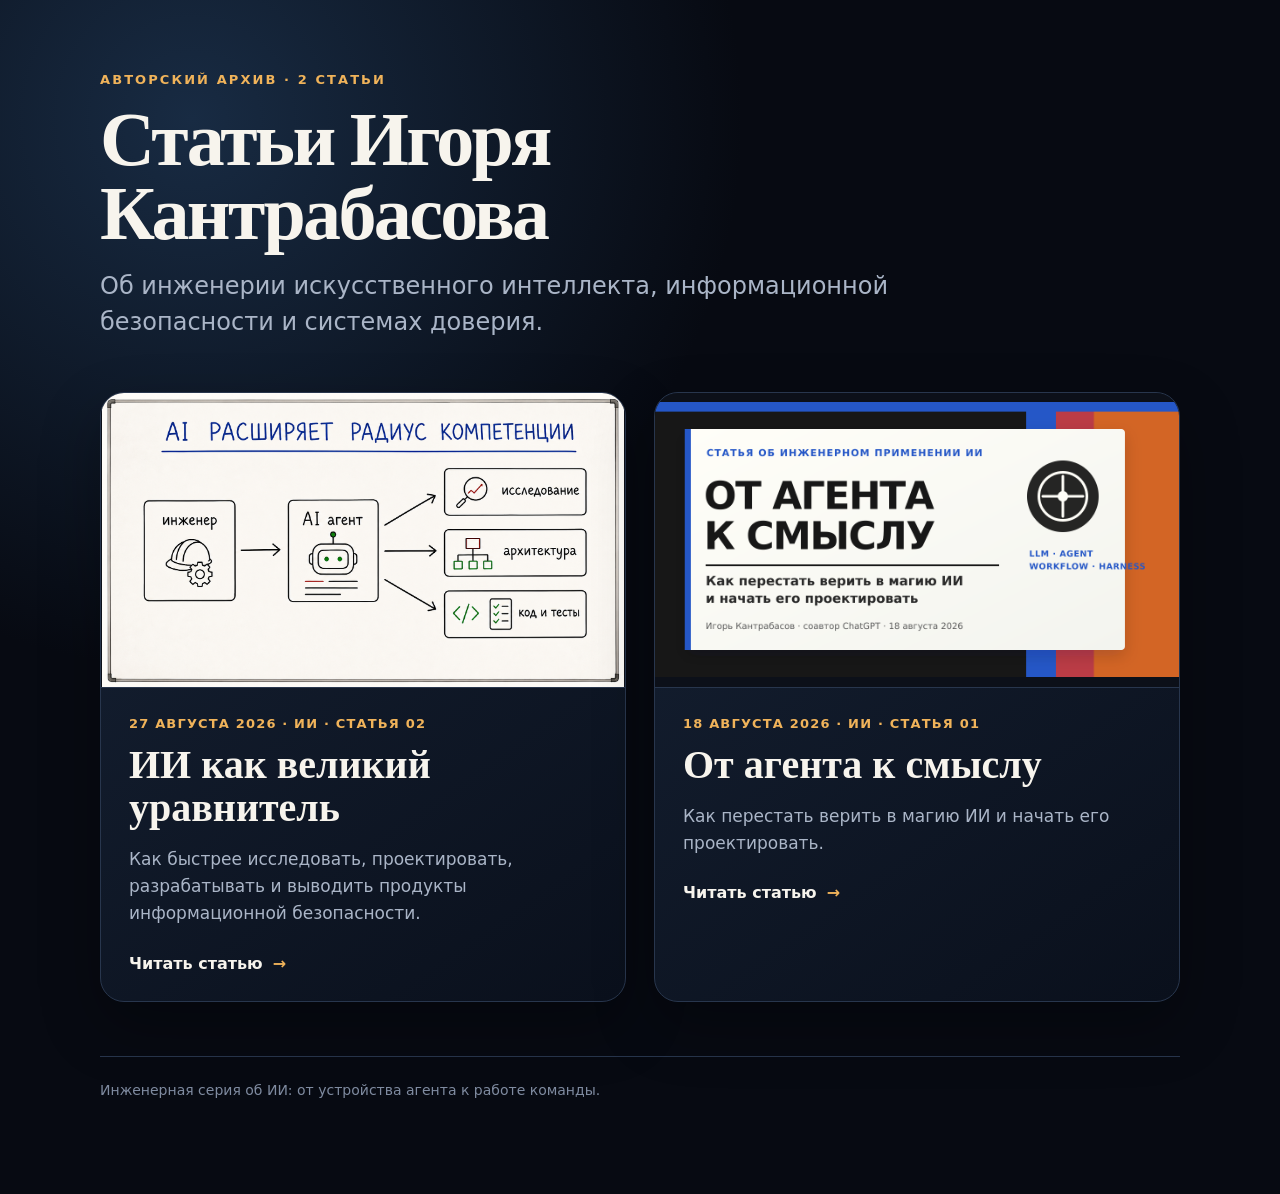
<file: index.html>
<!doctype html>
<html lang="ru">
<head>
  <meta charset="utf-8">
  <meta name="viewport" content="width=device-width, initial-scale=1">
  <title>Статьи Игоря Кантрабасова</title>
  <meta name="description" content="Статьи об инженерии ИИ, информационной безопасности и системах доверия.">
  <link rel="canonical" href="https://igorsvetoch.github.io/articles/">
  <meta property="og:type" content="website">
  <meta property="og:locale" content="ru_RU">
  <meta property="og:site_name" content="Статьи Игоря Кантрабасова">
  <meta property="og:title" content="Статьи Игоря Кантрабасова">
  <meta property="og:description" content="Об инженерии ИИ, информационной безопасности и системах доверия.">
  <meta property="og:url" content="https://igorsvetoch.github.io/articles/">
  <meta property="og:image" content="https://igorsvetoch.github.io/articles/site-preview.png">
  <meta property="og:image:secure_url" content="https://igorsvetoch.github.io/articles/site-preview.png">
  <meta property="og:image:type" content="image/png">
  <meta property="og:image:width" content="1200">
  <meta property="og:image:height" content="630">
  <meta property="og:image:alt" content="Статьи Игоря Кантрабасова">
  <meta name="twitter:card" content="summary_large_image">
  <meta name="twitter:title" content="Статьи Игоря Кантрабасова">
  <meta name="twitter:description" content="Об инженерии ИИ, информационной безопасности и системах доверия.">
  <meta name="twitter:image" content="https://igorsvetoch.github.io/articles/site-preview.png">
  <style>
    :root { color-scheme: dark; --bg:#070a12; --text:#f7f4ed; --muted:#aab5c7; --accent:#f0b35a; --line:#28364d; }
    * { box-sizing: border-box; }
    body { margin:0; background:radial-gradient(circle at 15% 10%,#182b43 0,transparent 36%),var(--bg); color:var(--text); font-family:Inter,ui-sans-serif,system-ui,-apple-system,BlinkMacSystemFont,"Segoe UI",sans-serif; min-height:100vh; }
    main { width:min(1080px,calc(100% - 36px)); margin:0 auto; padding:72px 0 96px; }
    header { max-width:850px; margin-bottom:52px; }
    .eyebrow { color:var(--accent); font-size:13px; font-weight:800; letter-spacing:.16em; text-transform:uppercase; }
    h1 { margin:15px 0 17px; font-family:Georgia,"Times New Roman",serif; font-size:clamp(42px,7vw,76px); line-height:.98; letter-spacing:-.035em; }
    .lead { margin:0; color:var(--muted); font-size:clamp(18px,2.5vw,24px); line-height:1.5; }
    .grid { display:grid; grid-template-columns:repeat(2,minmax(0,1fr)); gap:28px; }
    article { overflow:hidden; border:1px solid var(--line); border-radius:24px; background:linear-gradient(145deg,rgba(22,34,53,.96),rgba(10,16,28,.98)); box-shadow:0 24px 60px rgba(0,0,0,.3); transition:transform .2s ease,border-color .2s ease; }
    article:hover { transform:translateY(-4px); border-color:#52657f; }
    article img { display:block; width:100%; height:auto; aspect-ratio:16/9; object-fit:contain; object-position:center; background:#0c1019; border-bottom:1px solid var(--line); }
    .body { padding:28px; }
    .meta { color:var(--accent); font-size:13px; font-weight:700; letter-spacing:.09em; text-transform:uppercase; }
    h2 { margin:12px 0 10px; font-family:Georgia,"Times New Roman",serif; font-size:clamp(28px,4vw,40px); line-height:1.08; }
    p { color:var(--muted); font-size:17px; line-height:1.6; }
    a { color:inherit; text-decoration:none; }
    .read { display:inline-flex; align-items:center; gap:10px; margin-top:9px; color:var(--text); font-weight:750; }
    .read span { color:var(--accent); }
    footer { margin-top:54px; padding-top:25px; border-top:1px solid var(--line); color:#7f8ba0; font-size:14px; }
    @media (max-width:680px) {
      main { width:min(100% - 28px,1080px); padding:48px 0 72px; }
      header { margin-bottom:36px; }
      .grid { grid-template-columns:1fr; gap:22px; }
      .body { padding:23px; }
    }
  </style>
</head>
<body>
  <main>
    <header>
      <div class="eyebrow">Авторский архив · 2 статьи</div>
      <h1>Статьи Игоря Кантрабасова</h1>
      <p class="lead">Об инженерии искусственного интеллекта, информационной безопасности и системах доверия.</p>
    </header>
    <section class="grid" aria-label="Список статей">
      <article>
        <a href="ii-kak-velikiy-uravnitel/" aria-label="Читать статью «ИИ как великий уравнитель»">
          <img src="ii-kak-velikiy-uravnitel/images/01-ai-equalizer.png" width="1672" height="941" alt="Обложка статьи «ИИ как великий уравнитель»">
          <div class="body">
            <div class="meta">27 августа 2026 · ИИ · Статья 02</div>
            <h2>ИИ как великий уравнитель</h2>
            <p>Как быстрее исследовать, проектировать, разрабатывать и выводить продукты информационной безопасности.</p>
            <div class="read">Читать статью <span aria-hidden="true">→</span></div>
          </div>
        </a>
      </article>
      <article>
        <a href="ot-agenta-k-smyslu/" aria-label="Читать статью «От агента к смыслу»">
          <img src="ot-agenta-k-smyslu/preview.png" width="1200" height="630" alt="Обложка статьи «От агента к смыслу»">
          <div class="body">
            <div class="meta">18 августа 2026 · ИИ · Статья 01</div>
            <h2>От агента к смыслу</h2>
            <p>Как перестать верить в магию ИИ и начать его проектировать.</p>
            <div class="read">Читать статью <span aria-hidden="true">→</span></div>
          </div>
        </a>
      </article>
    </section>
    <footer>Инженерная серия об ИИ: от устройства агента к работе команды.</footer>
  </main>
</body>
</html>
</file>
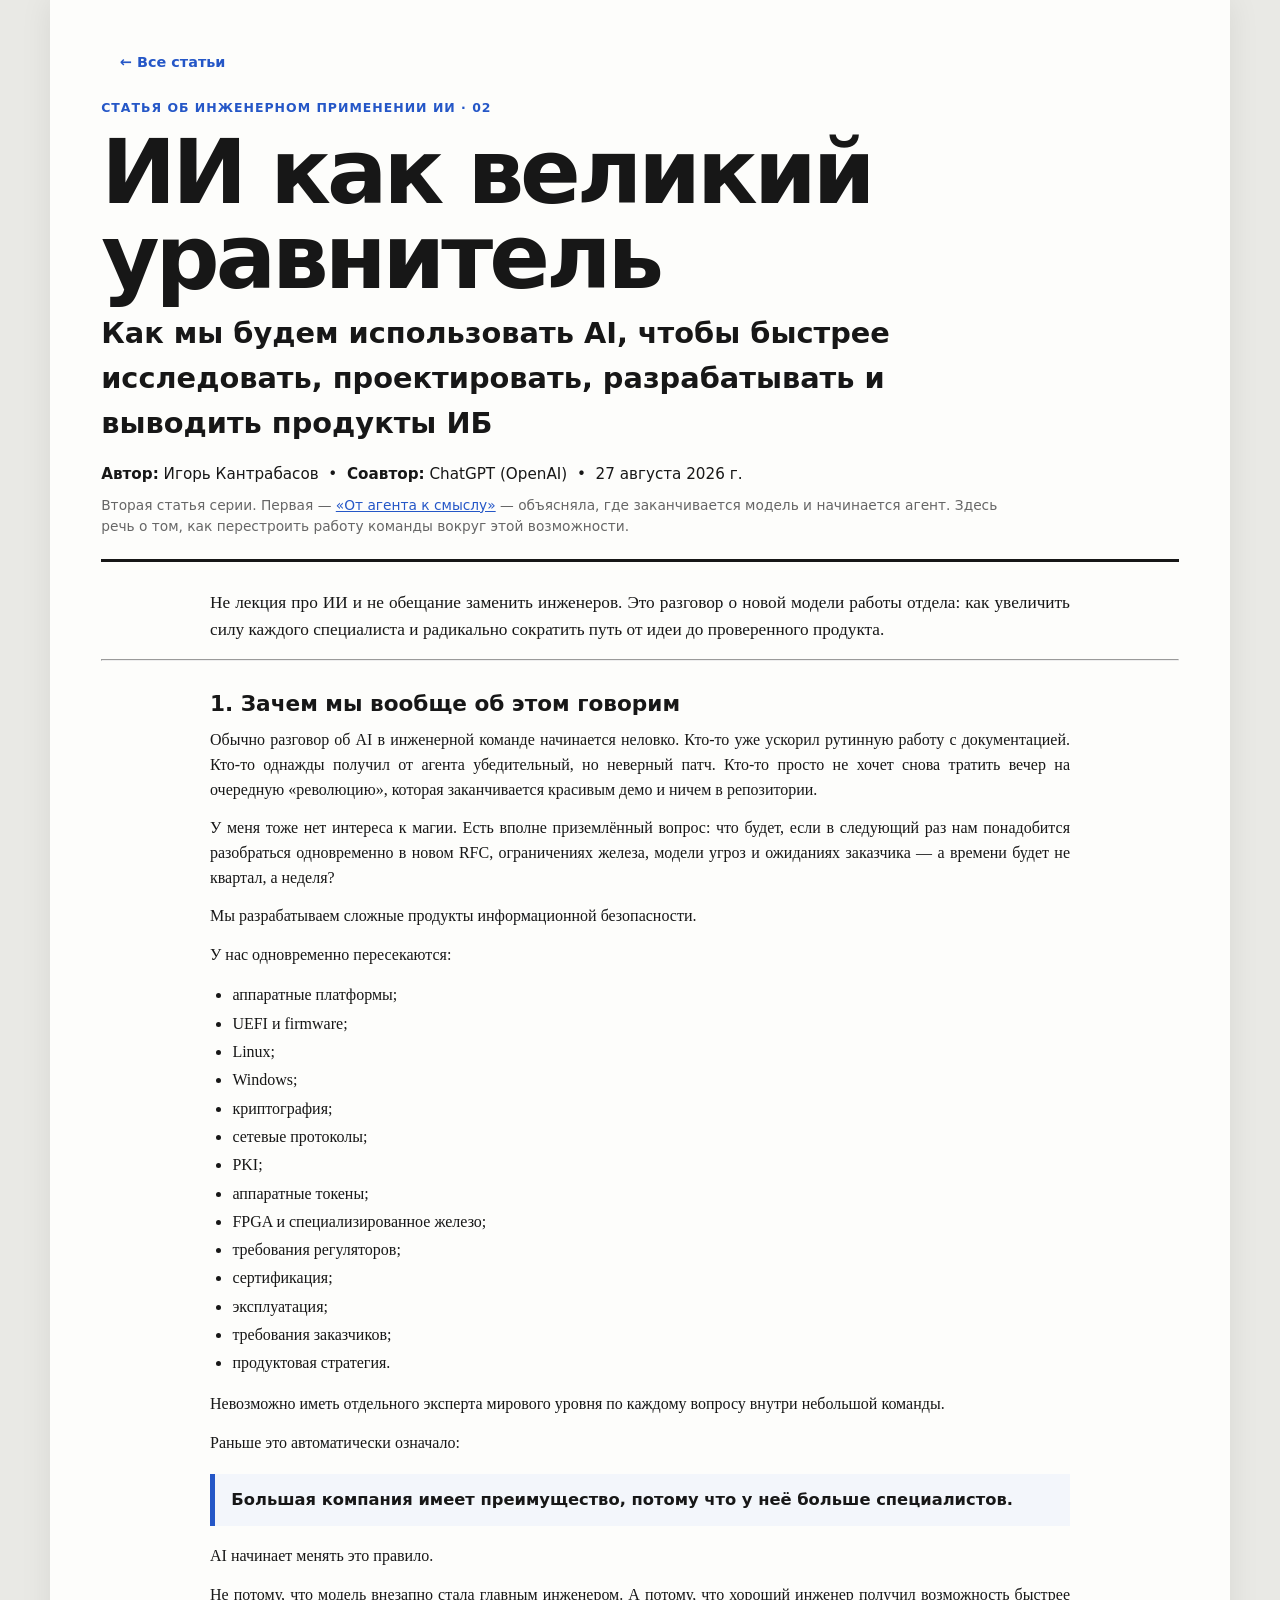
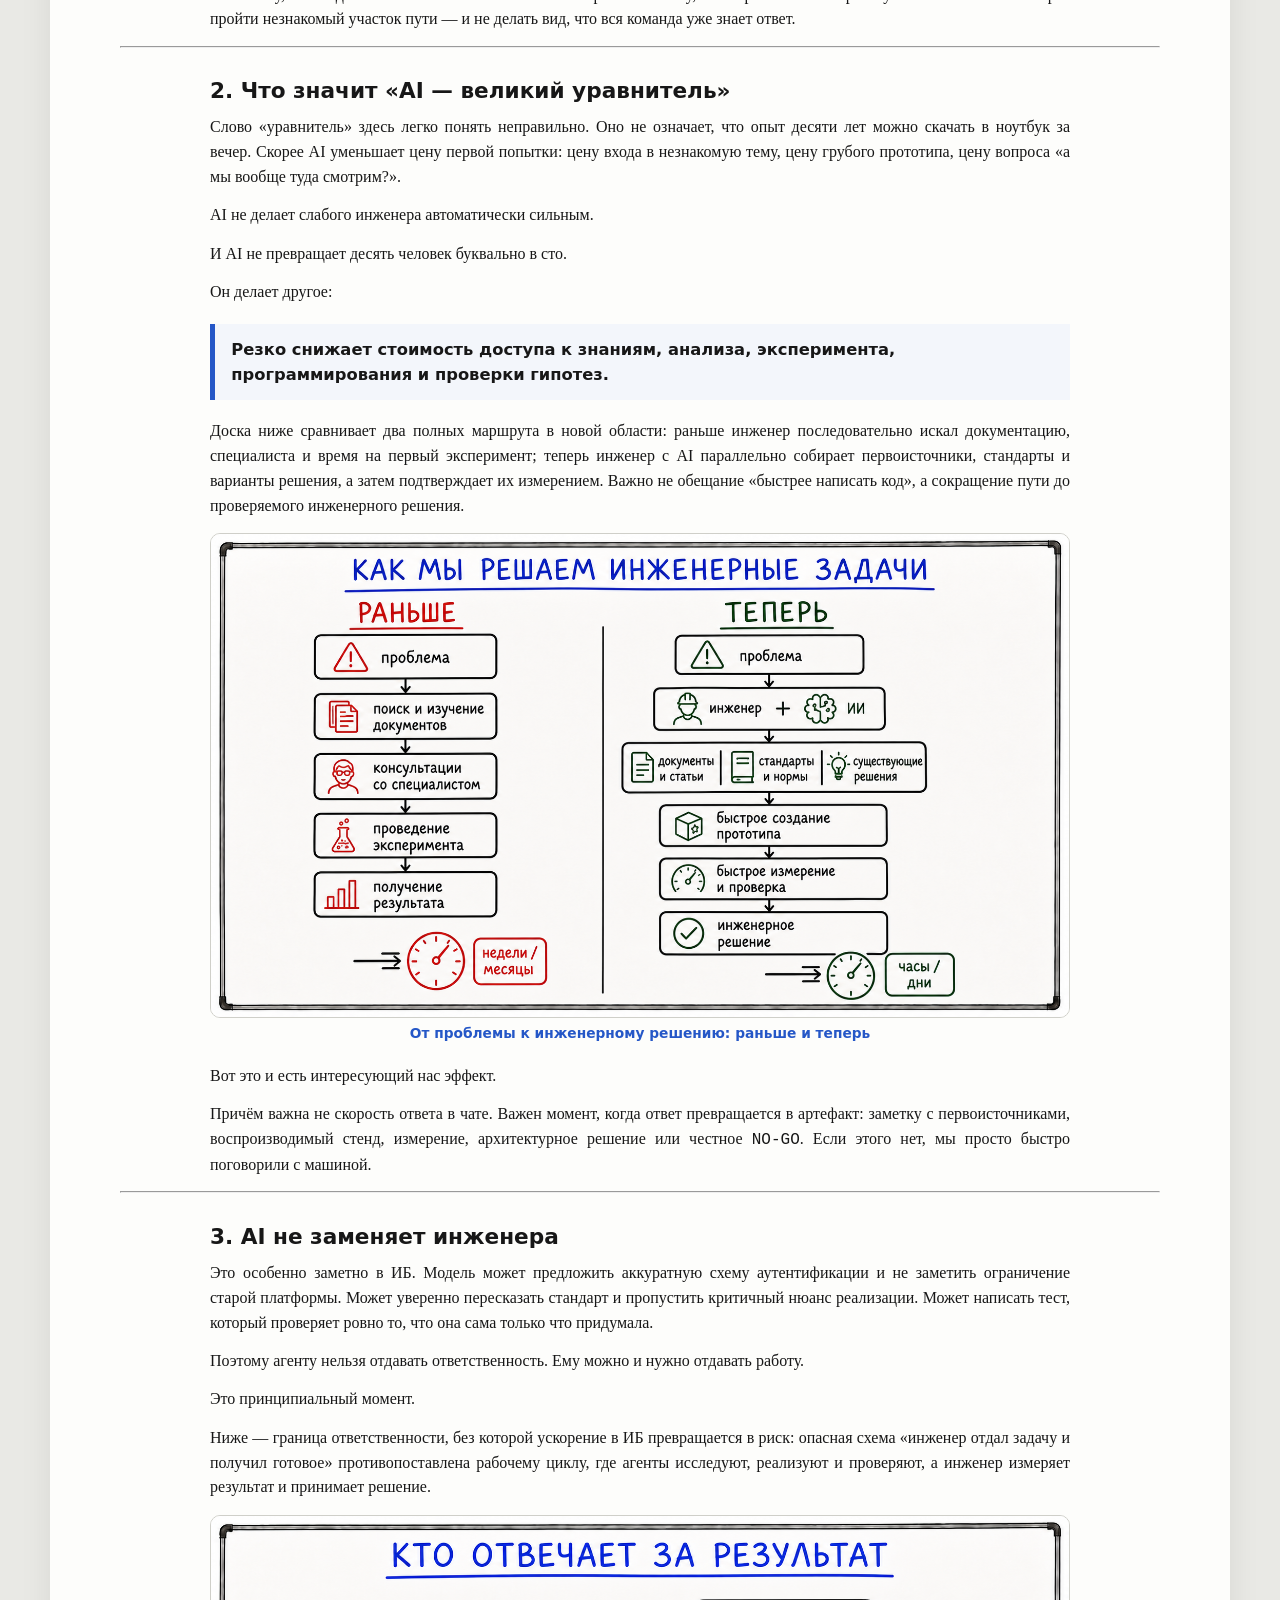
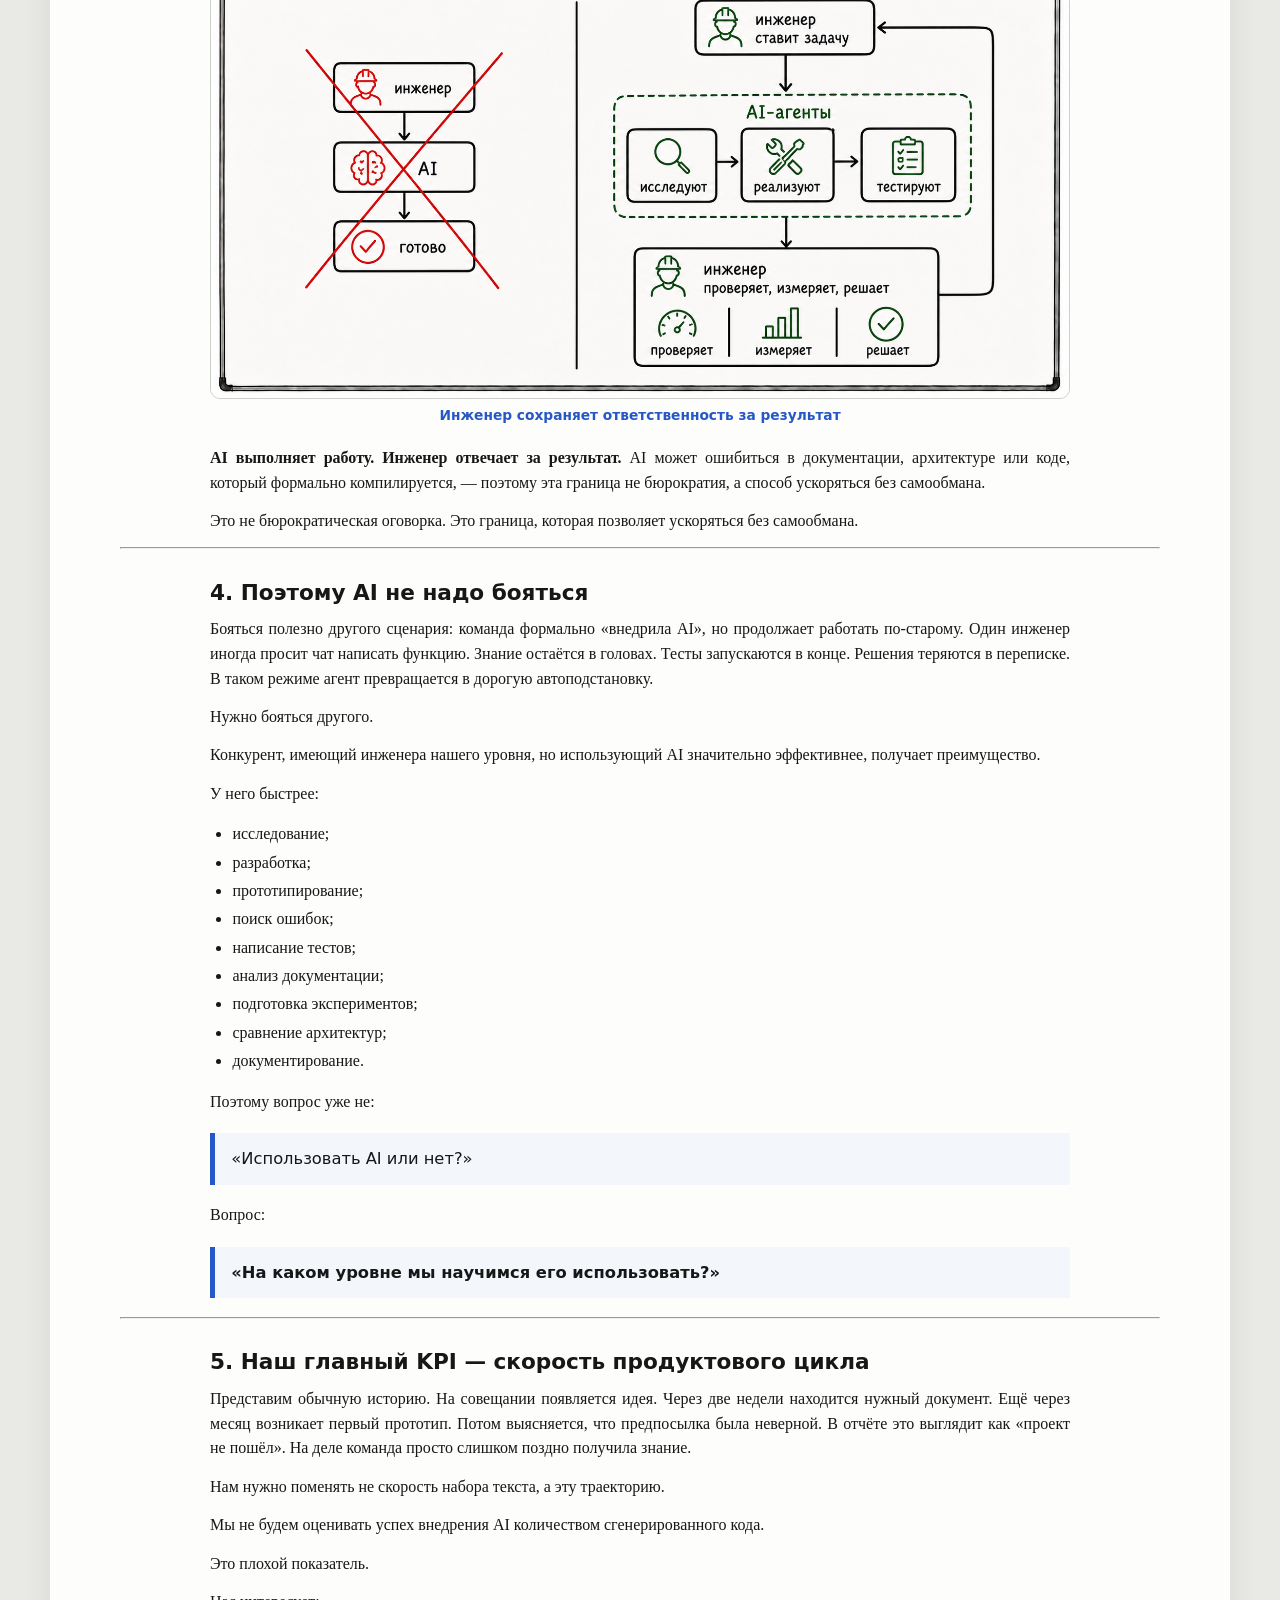
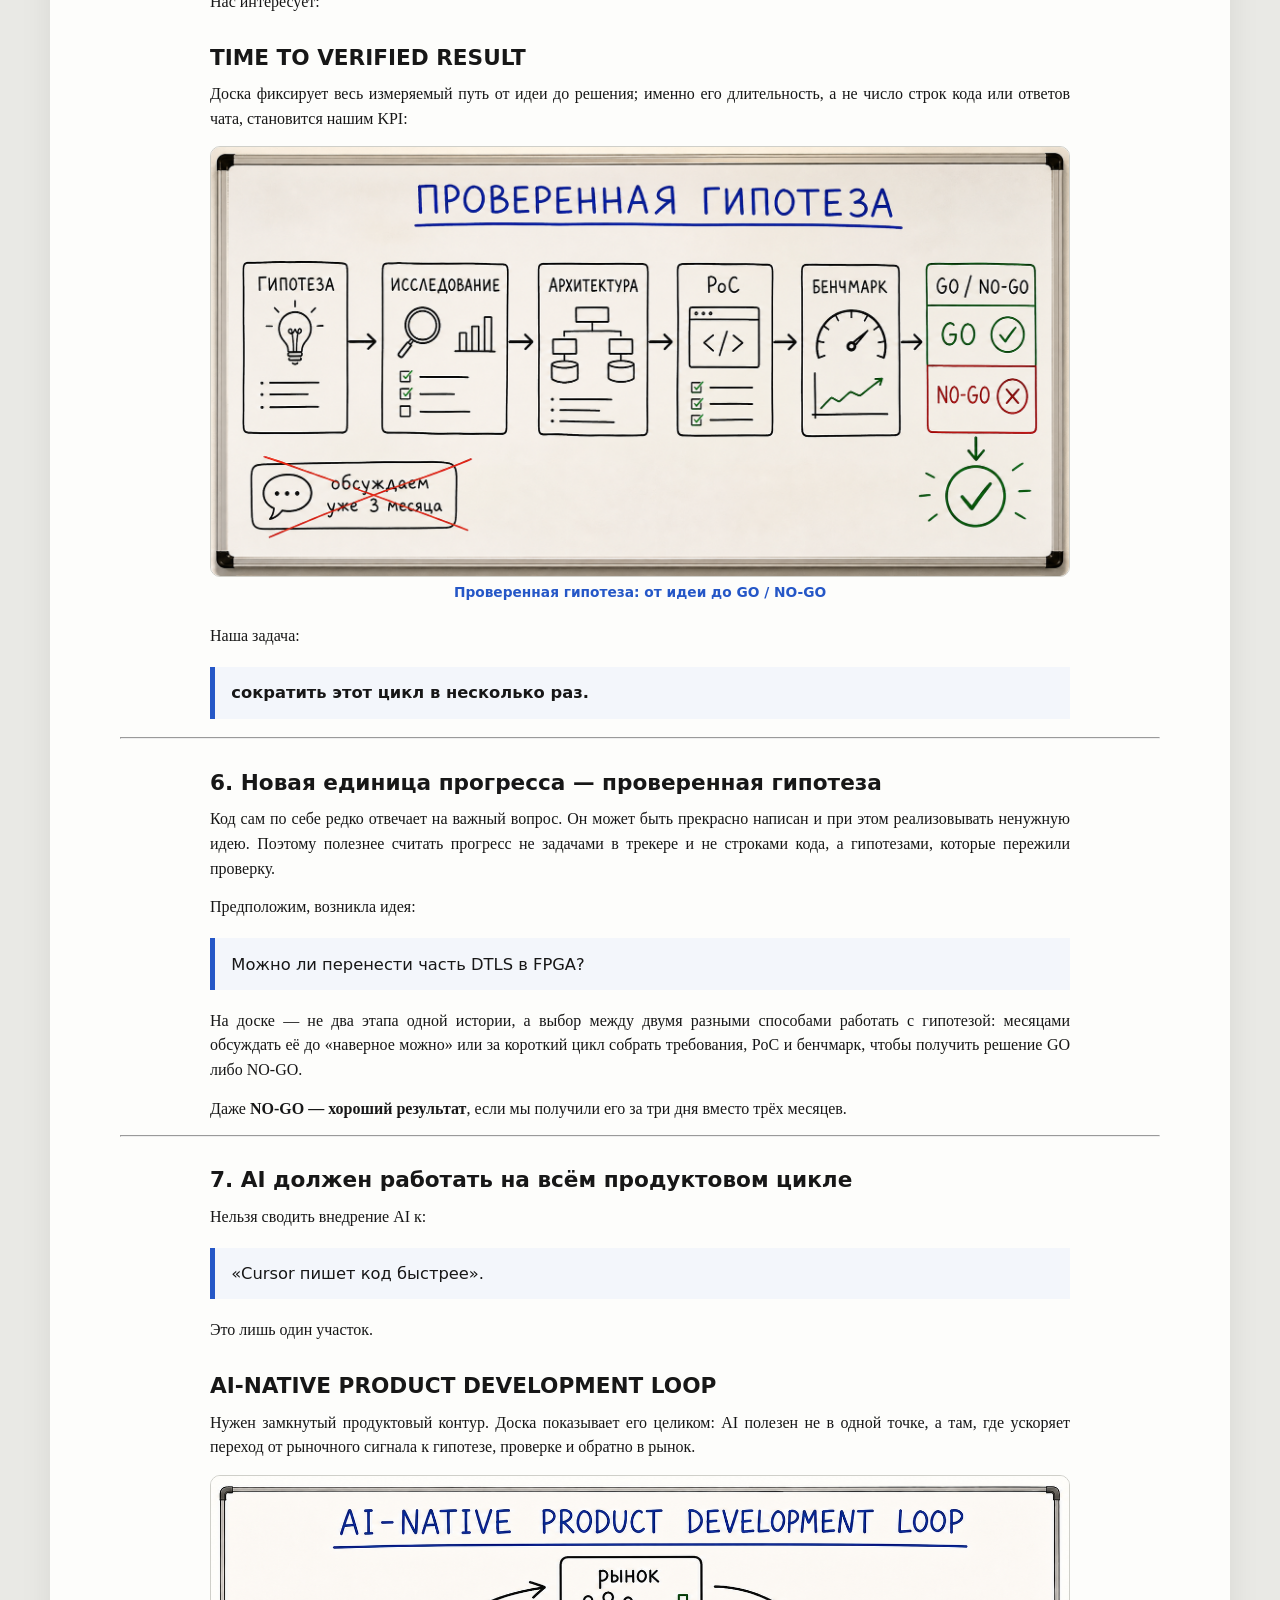
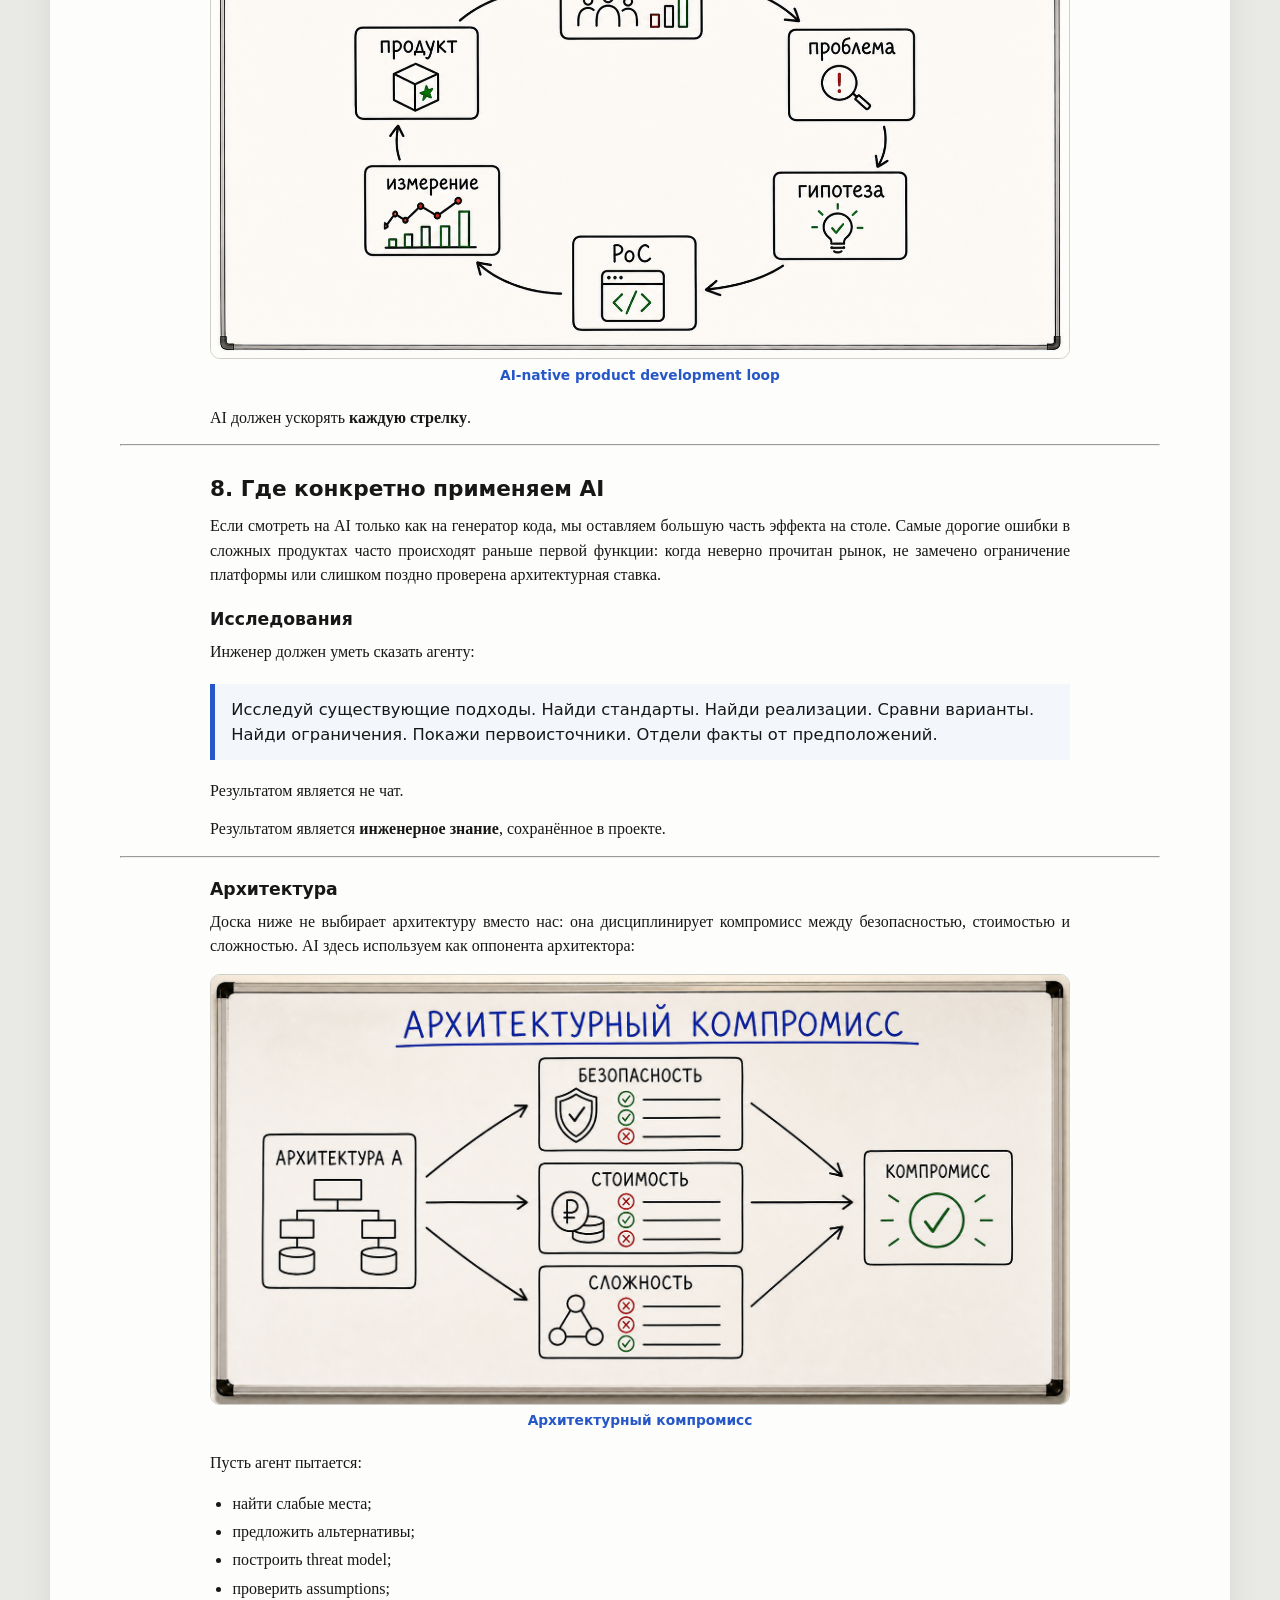
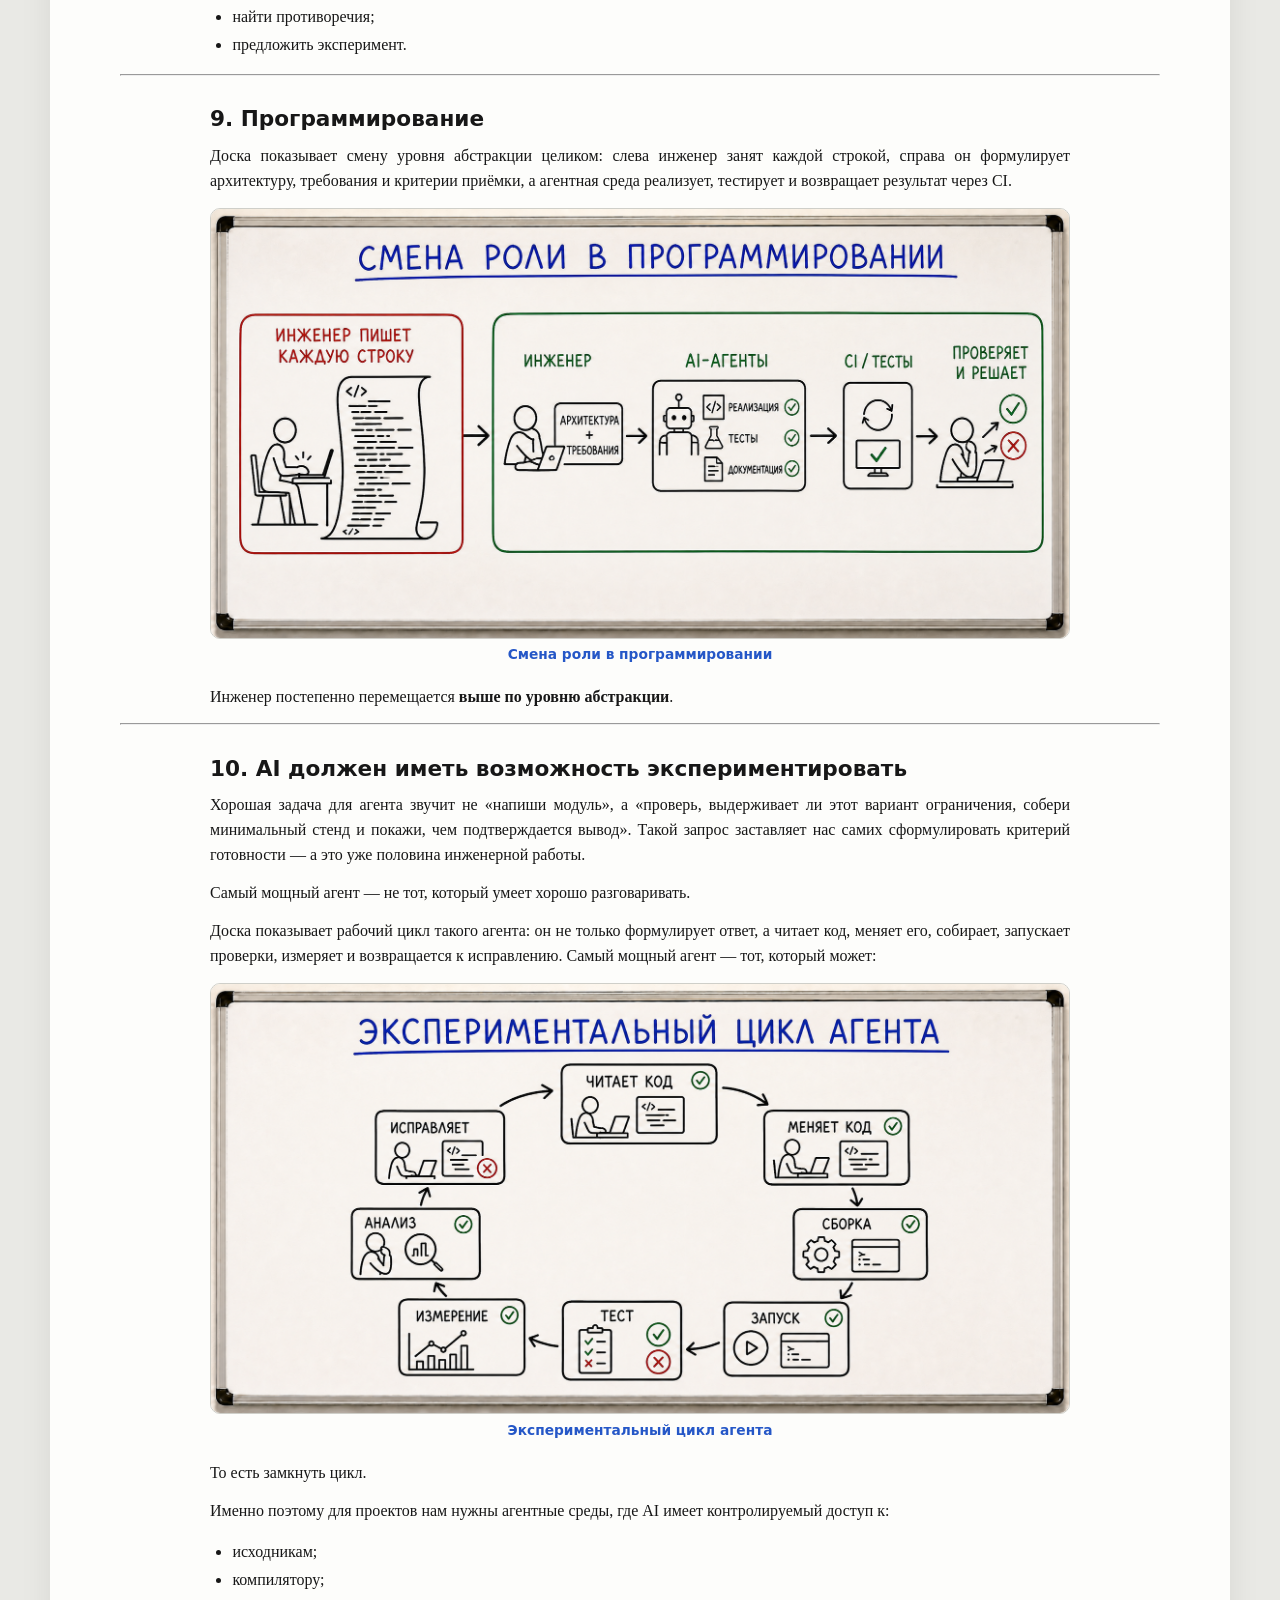
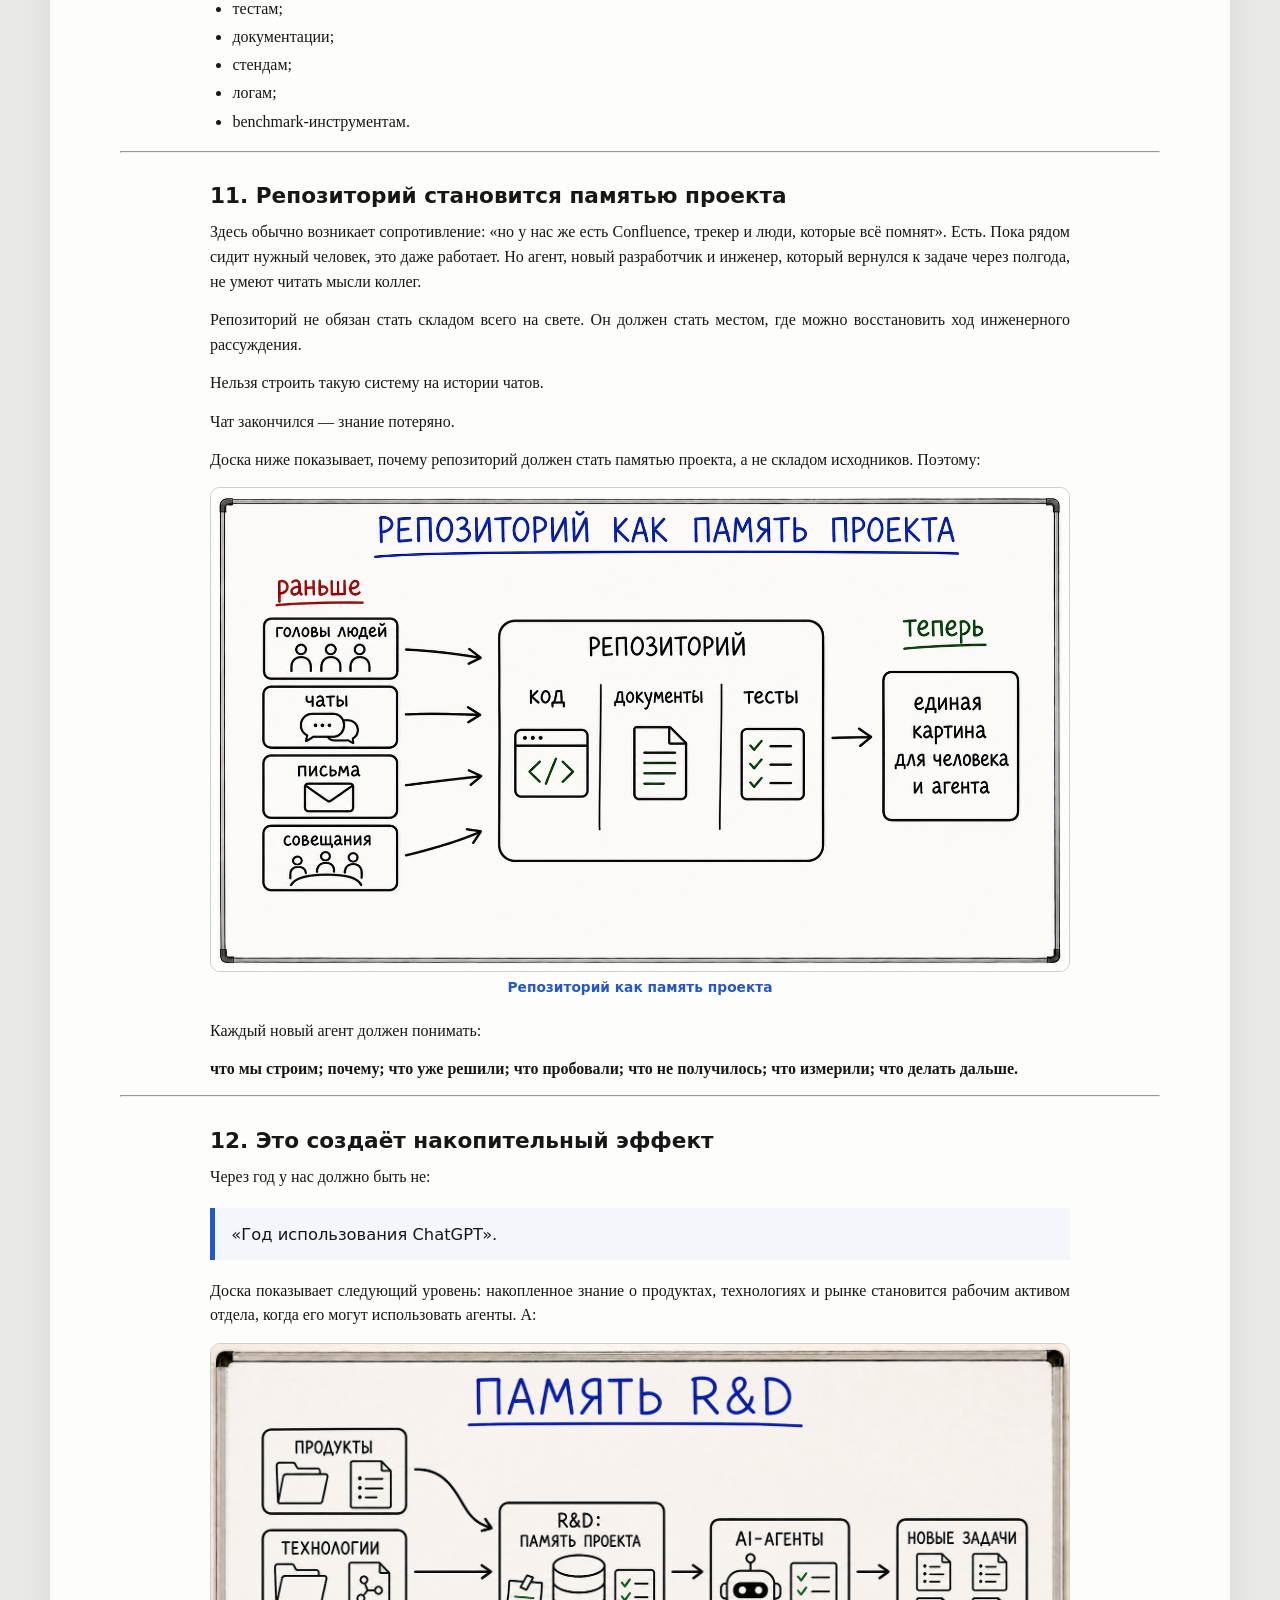
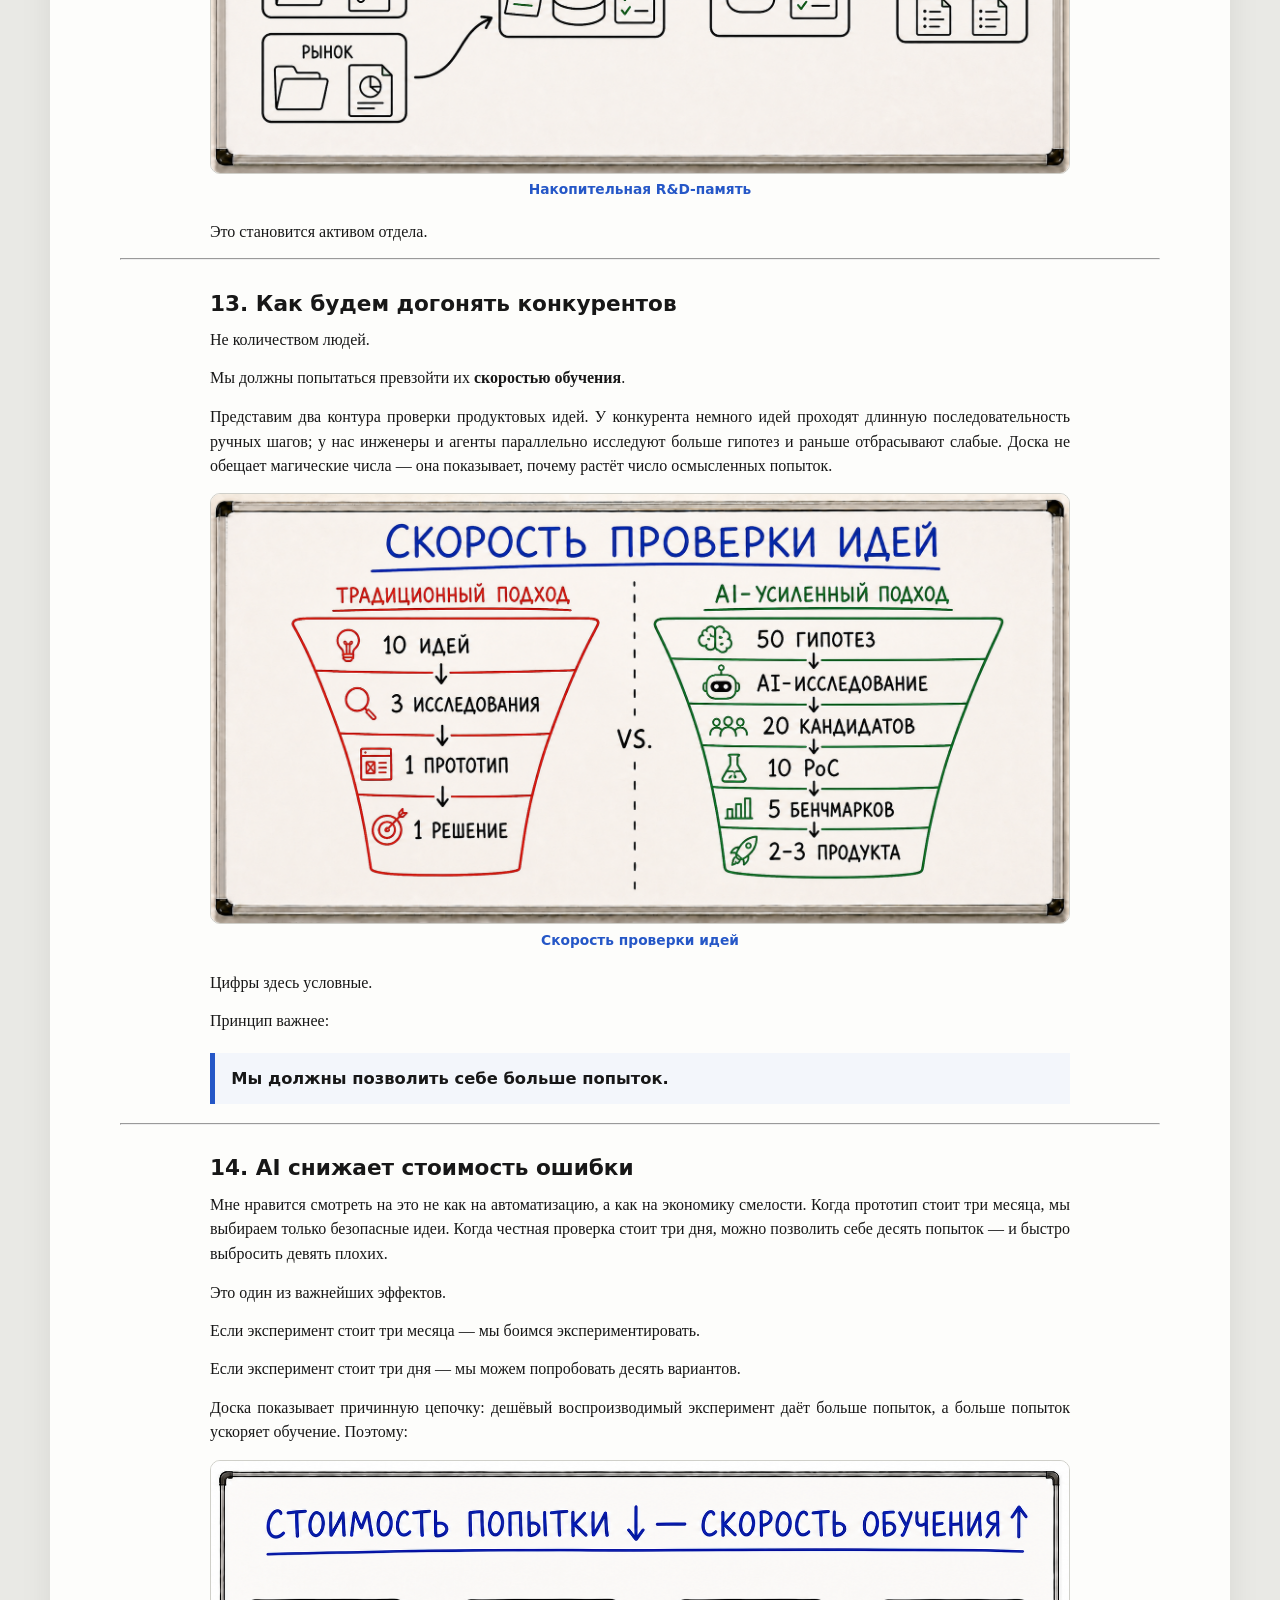
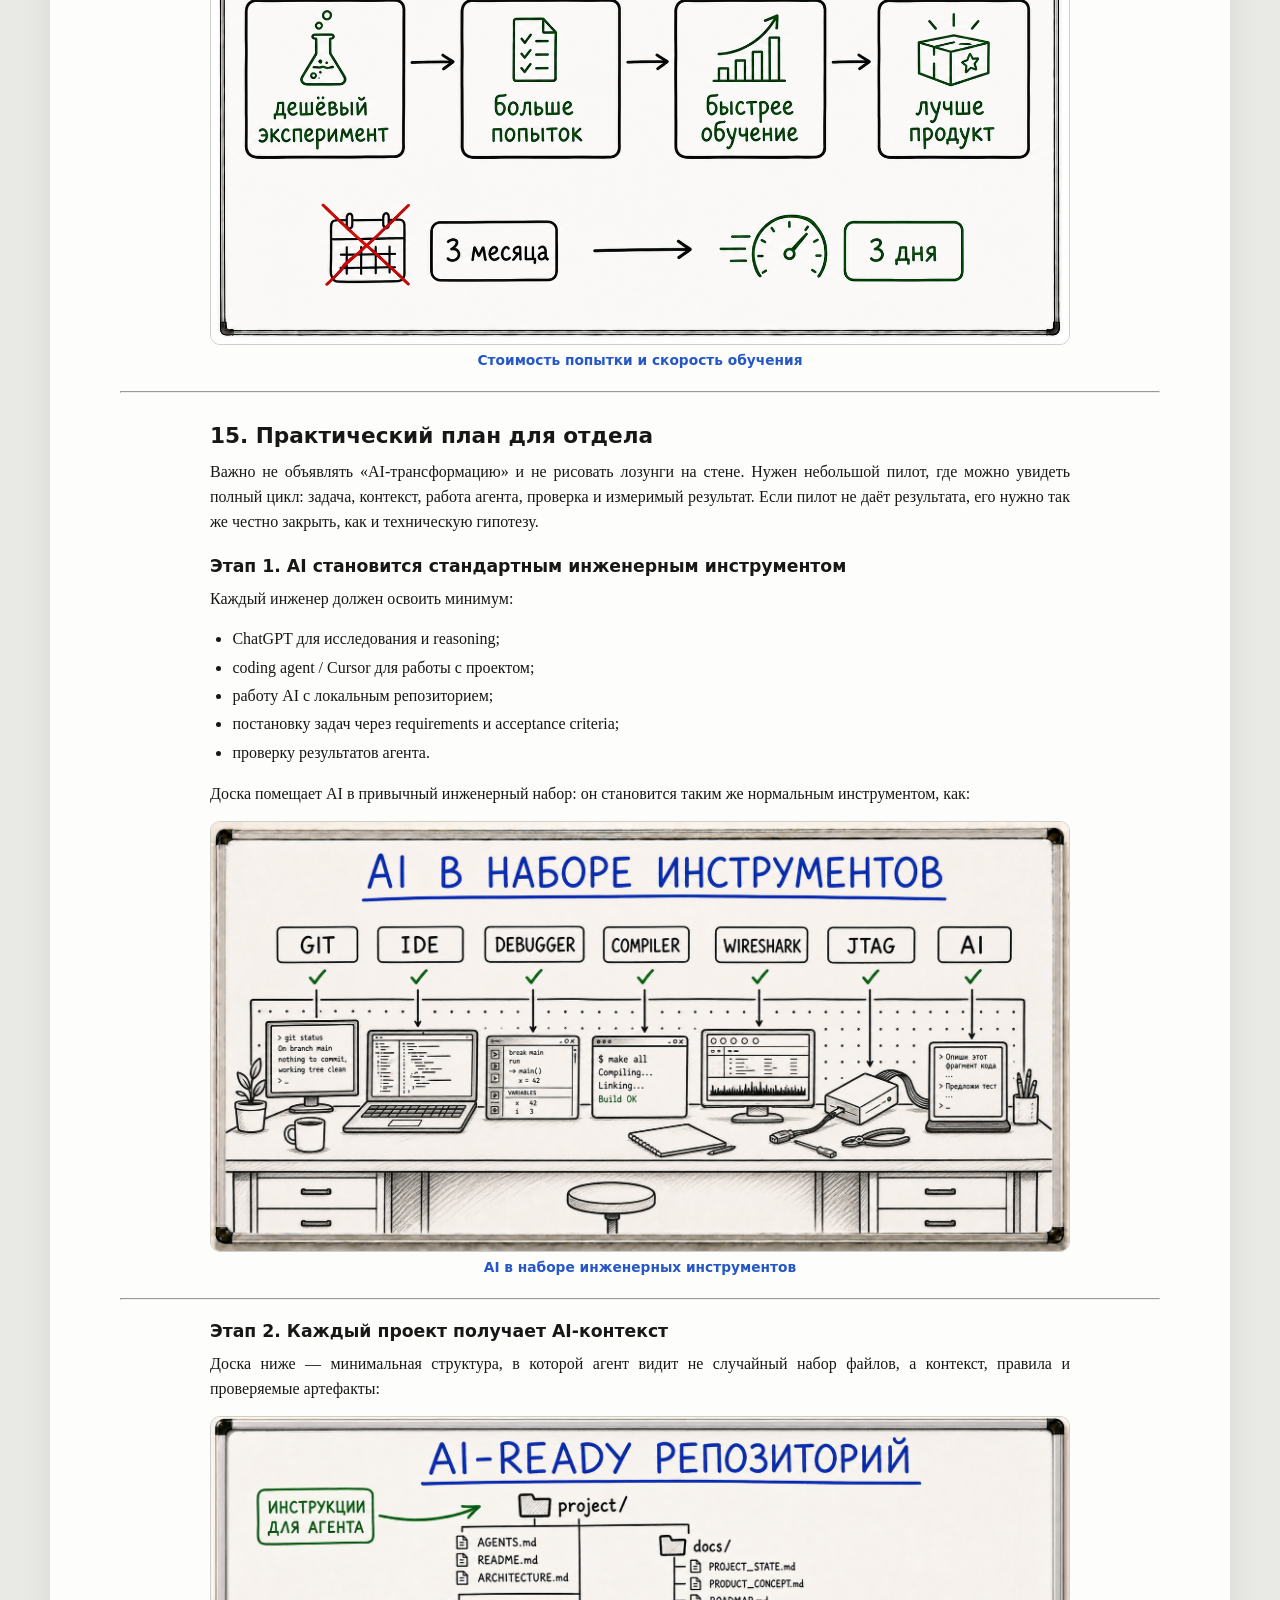
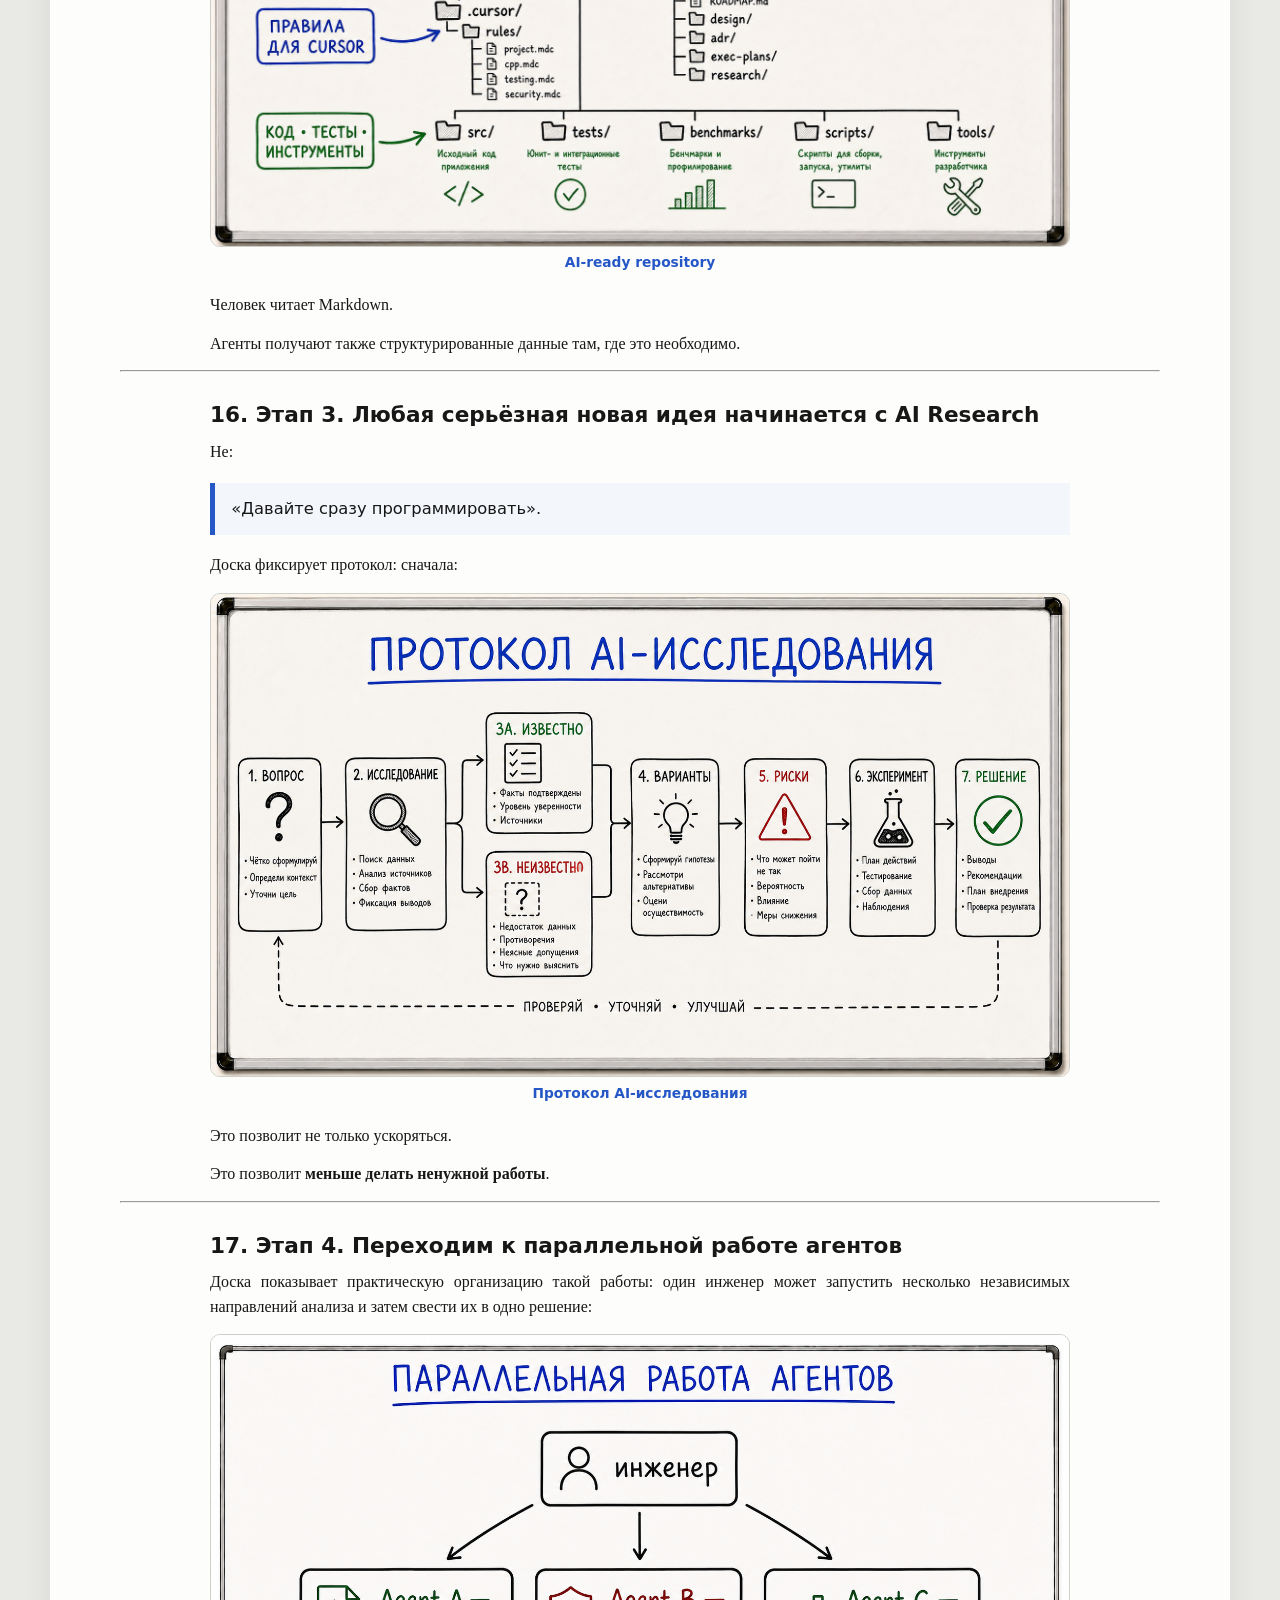
<file: ii-kak-velikiy-uravnitel/index.html>
<!doctype html>
<html lang="ru">
<head>
  <meta charset="utf-8">
  <meta name="viewport" content="width=device-width, initial-scale=1">
  <meta name="description" content="Как использовать AI, чтобы быстрее исследовать, проектировать, разрабатывать и выводить продукты информационной безопасности.">
  <meta name="theme-color" content="#fdfdfb">
  <title>ИИ как великий уравнитель — инженерная серия, статья 02</title>
  <link rel="canonical" href="https://igorsvetoch.github.io/articles/ii-kak-velikiy-uravnitel/">
  <meta property="og:type" content="article">
  <meta property="og:locale" content="ru_RU">
  <meta property="og:site_name" content="Статьи Игоря Кантрабасова">
  <meta property="og:title" content="ИИ как великий уравнитель">
  <meta property="og:description" content="Как использовать AI, чтобы быстрее исследовать, проектировать, разрабатывать и выводить продукты информационной безопасности.">
  <meta property="og:url" content="https://igorsvetoch.github.io/articles/ii-kak-velikiy-uravnitel/">
  <meta property="og:image" content="https://igorsvetoch.github.io/articles/ii-kak-velikiy-uravnitel/images/01-ai-equalizer.png">
  <meta property="og:image:type" content="image/png">
  <meta property="og:image:width" content="1672">
  <meta property="og:image:height" content="941">
  <meta property="og:image:alt" content="ИИ как великий уравнитель">
  <meta property="article:author" content="Игорь Кантрабасов">
  <meta property="article:published_time" content="2026-08-27">
  <meta name="twitter:card" content="summary_large_image">
  <meta name="twitter:title" content="ИИ как великий уравнитель">
  <meta name="twitter:description" content="Как использовать AI, чтобы быстрее исследовать, проектировать, разрабатывать и выводить продукты информационной безопасности.">
  <meta name="twitter:image" content="https://igorsvetoch.github.io/articles/ii-kak-velikiy-uravnitel/images/01-ai-equalizer.png">
  <link rel="stylesheet" href="styles.css">
</head>
<body>
  <nav class="series-nav" aria-label="Навигация по серии"><a href="../">← Все статьи</a></nav>
  <header class="hero">
    <div class="kicker">Статья об инженерном применении ИИ · 02</div>
    <h1>ИИ как великий уравнитель</h1>
    <div class="subtitle">Как мы будем использовать AI, чтобы быстрее исследовать, проектировать, разрабатывать и выводить продукты ИБ</div>
    <div class="byline"><strong>Автор:</strong> Игорь Кантрабасов &nbsp;•&nbsp; <strong>Соавтор:</strong> ChatGPT (OpenAI) &nbsp;•&nbsp; 27 августа 2026 г.</div>
    <div class="note">Вторая статья серии. Первая — <a href="https://igorsvetoch.github.io/articles/ot-agenta-k-smyslu/">«От агента к смыслу»</a> — объясняла, где заканчивается модель и начинается агент. Здесь речь о том, как перестроить работу команды вокруг этой возможности.</div>
  </header>

  <p class="lead">Не лекция про ИИ и не обещание заменить инженеров. Это разговор о новой модели работы отдела: как увеличить силу каждого специалиста и радикально сократить путь от идеи до проверенного продукта.</p>
  <article id="article" class="article-body" aria-live="polite"><p class="loading">Загружаем статью…</p></article>

  <script src="article-source.js"></script>
  <script src="app.js" defer></script>
</body>
</html>
</file>
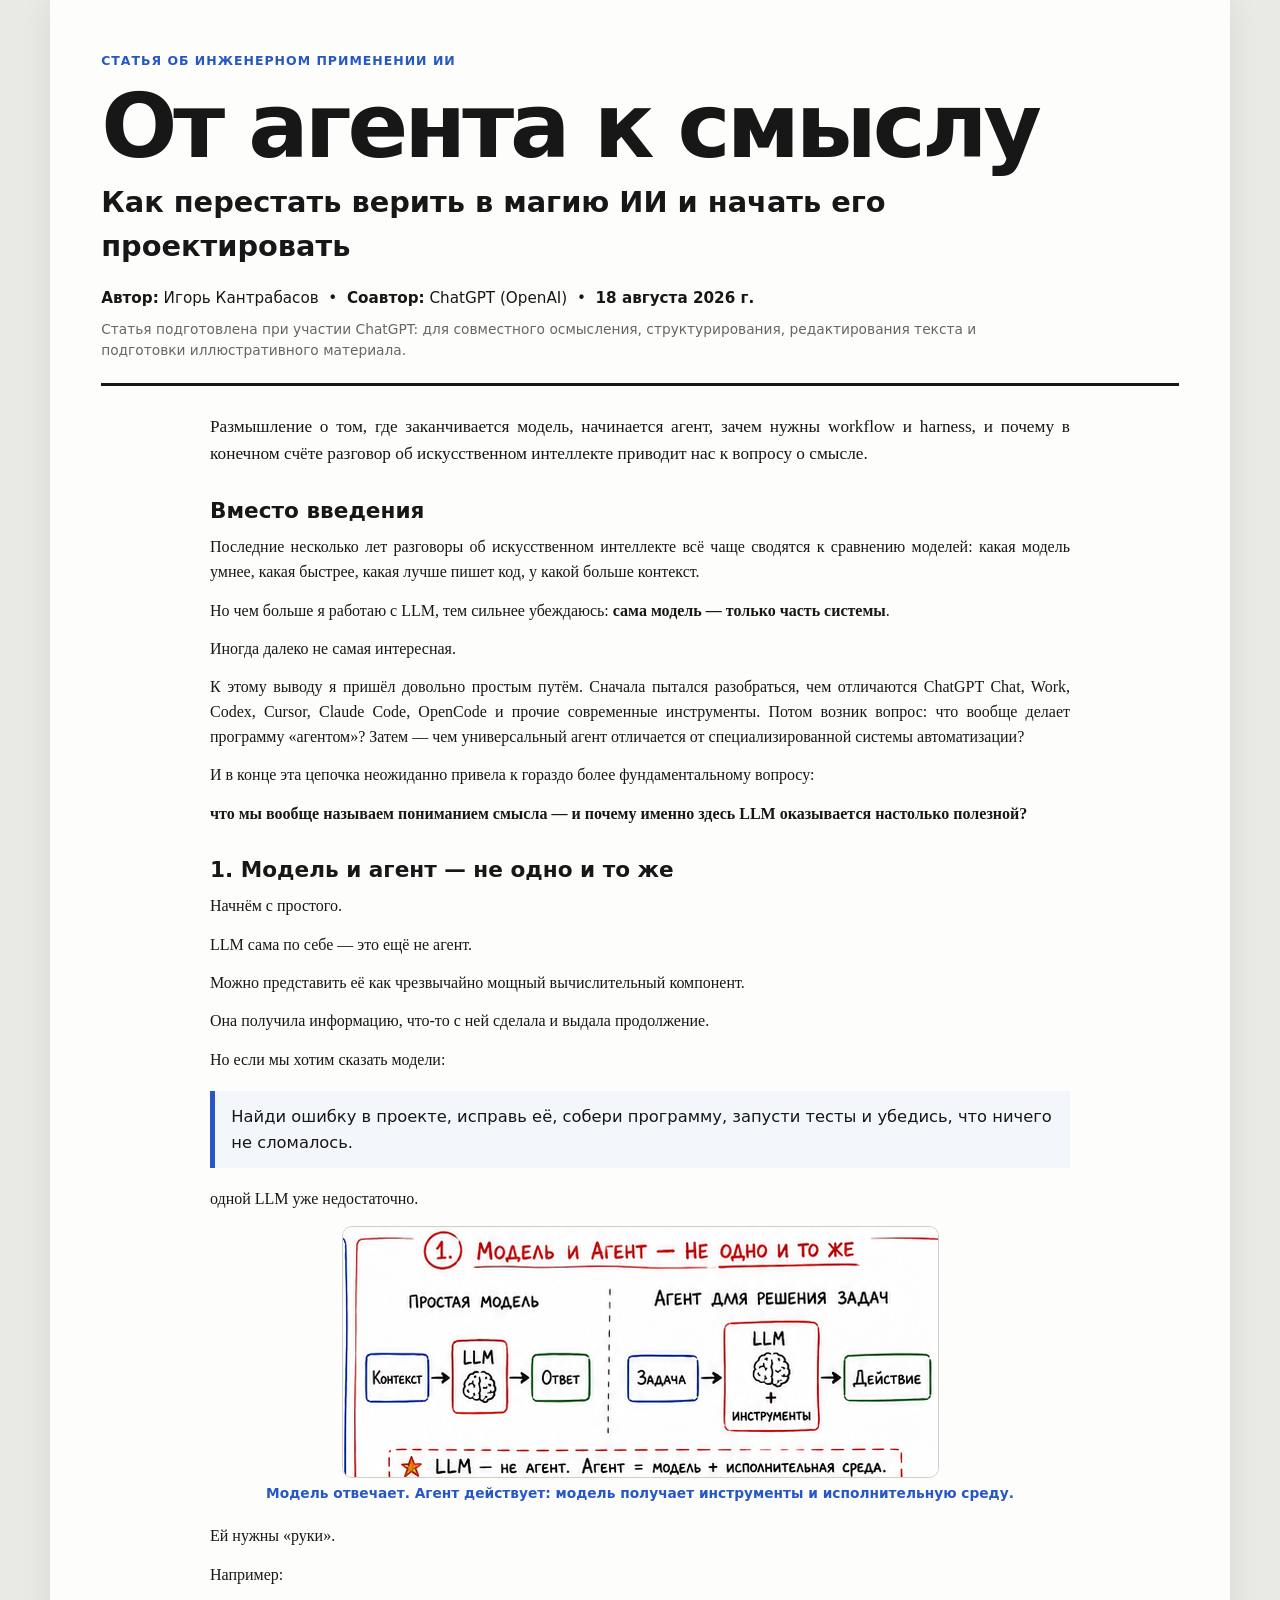
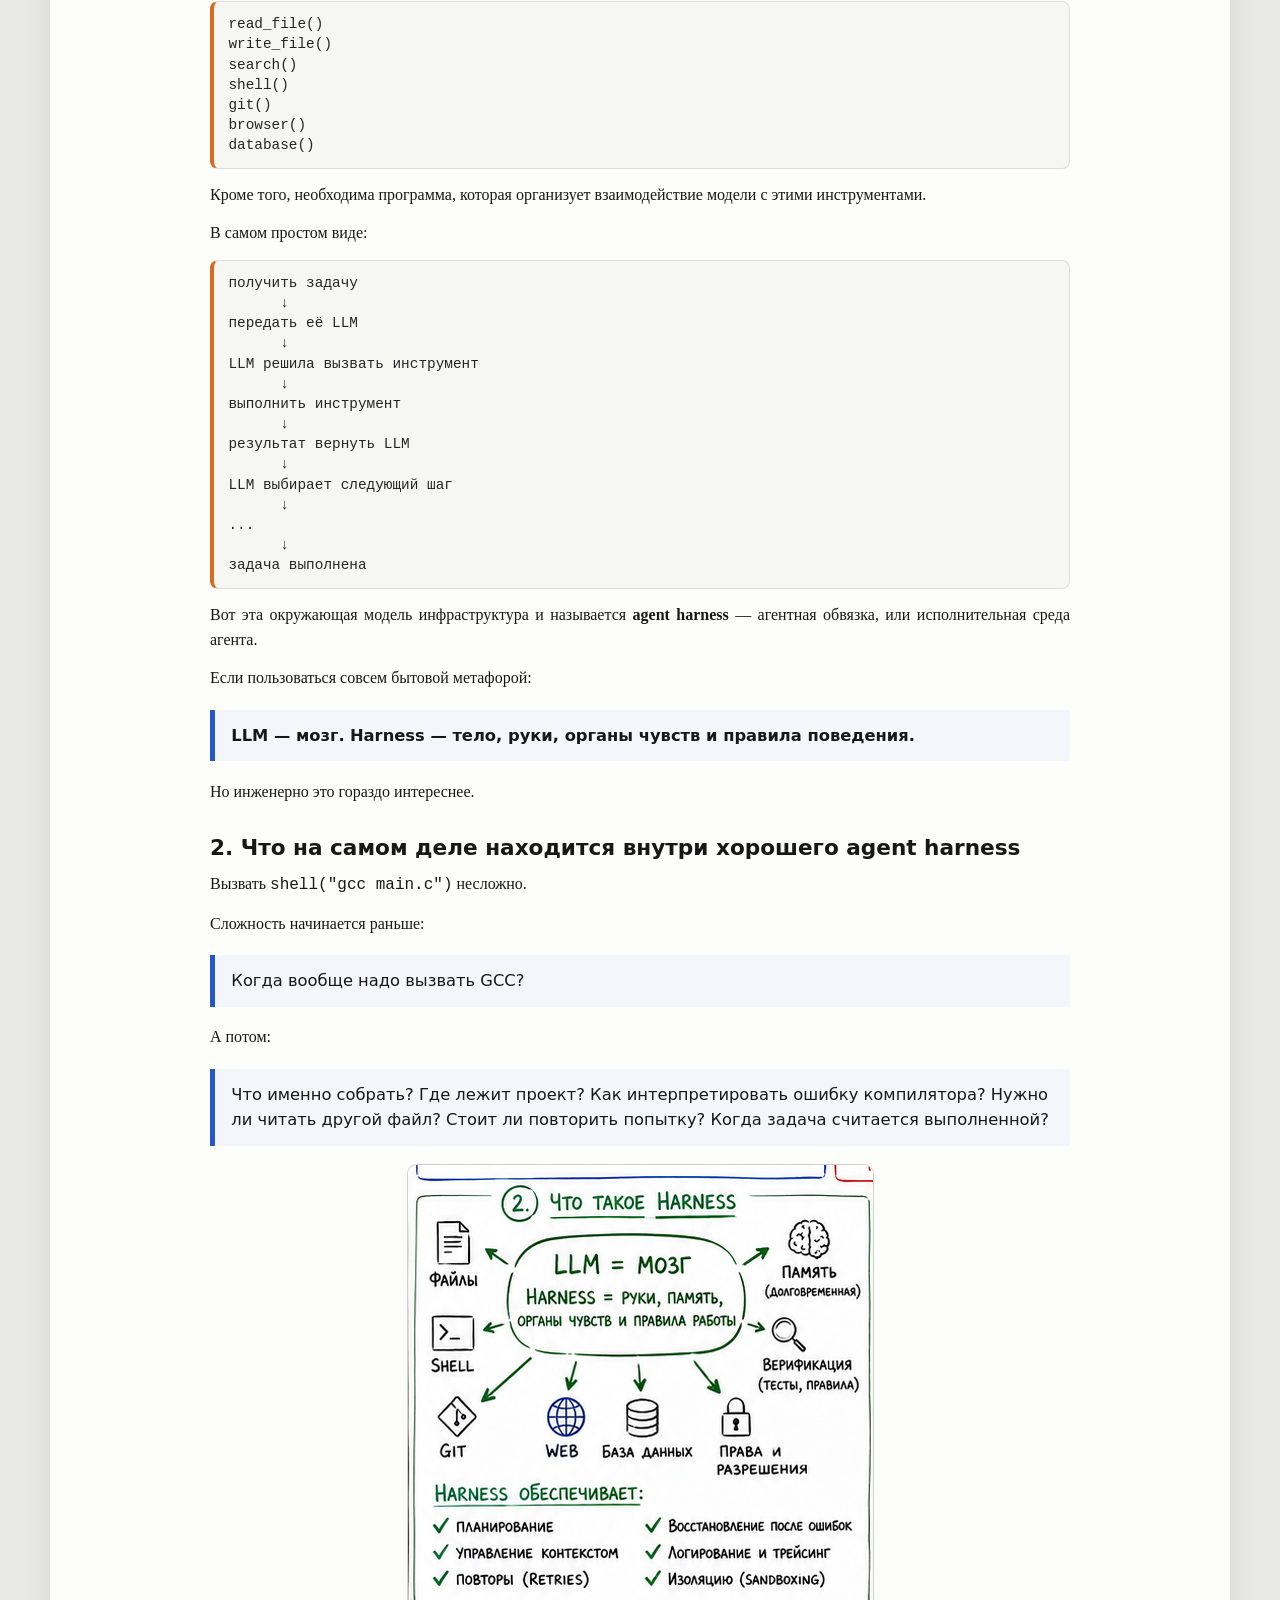
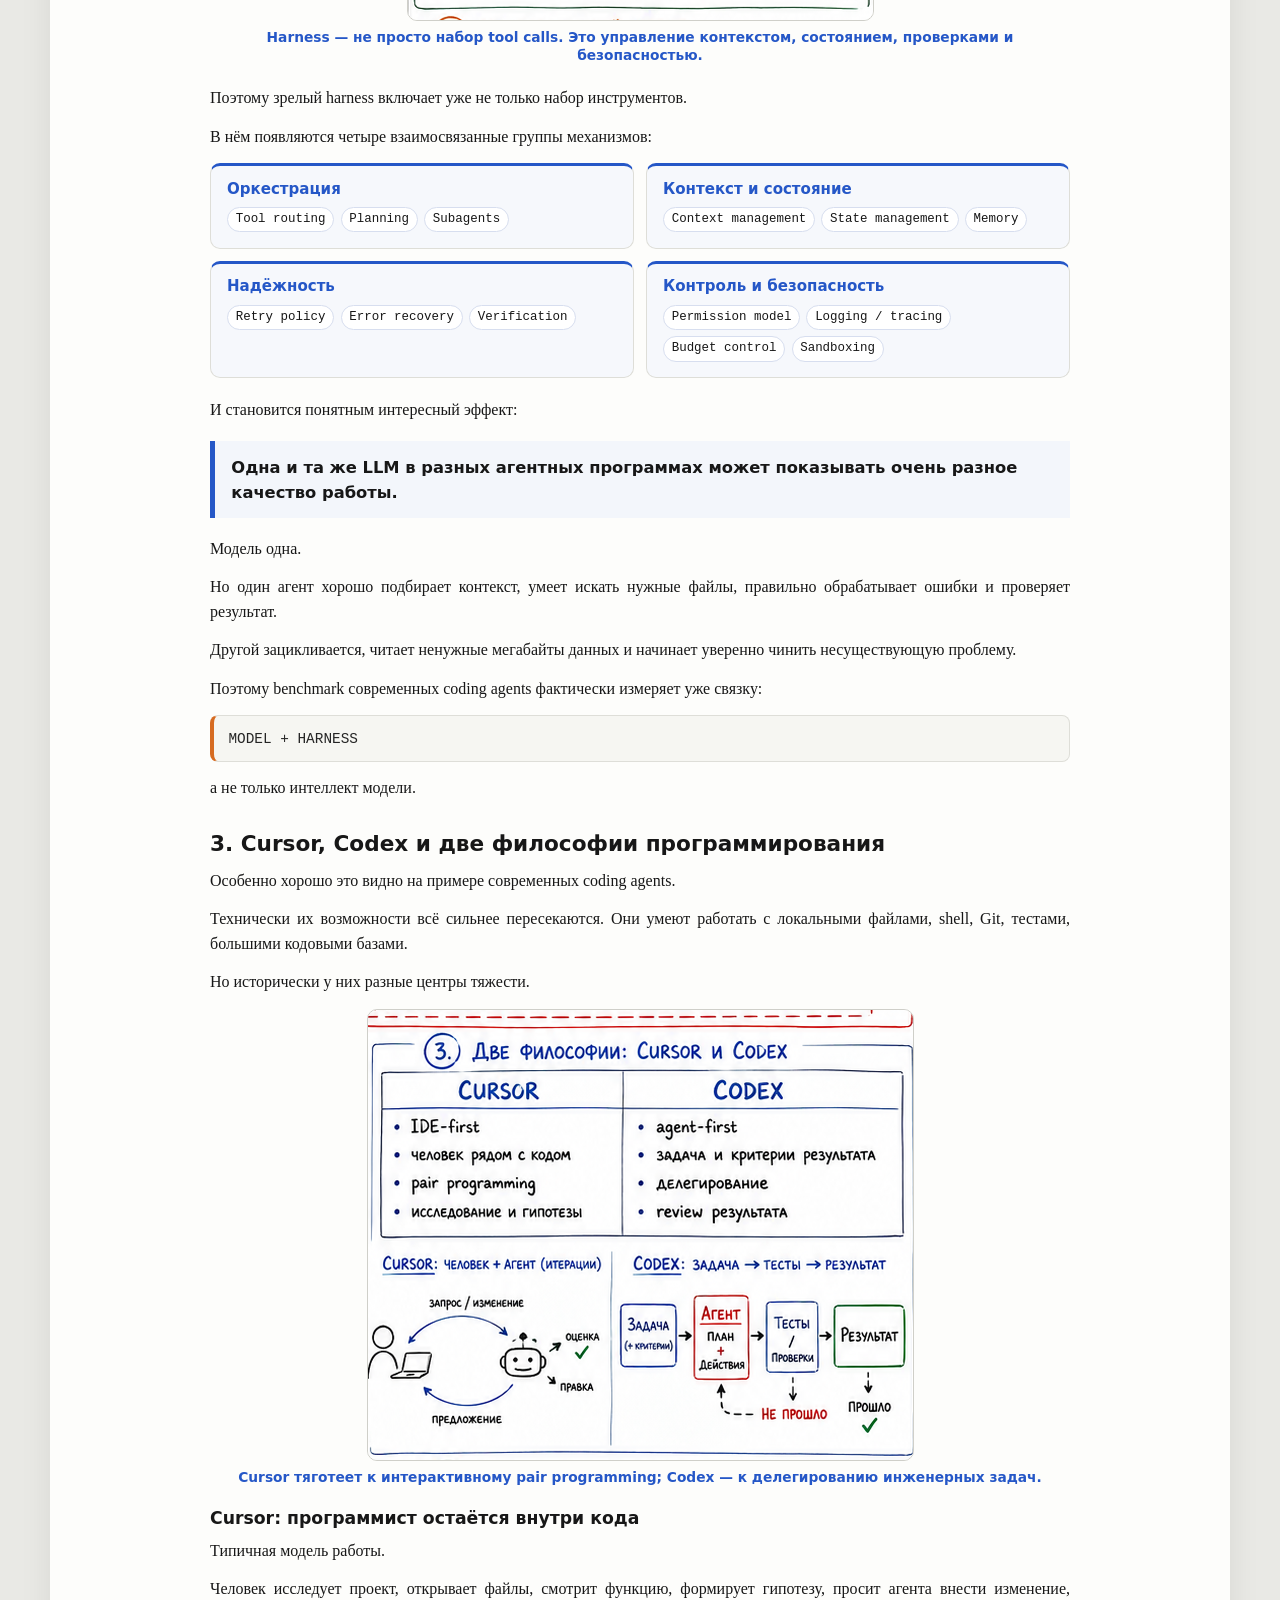
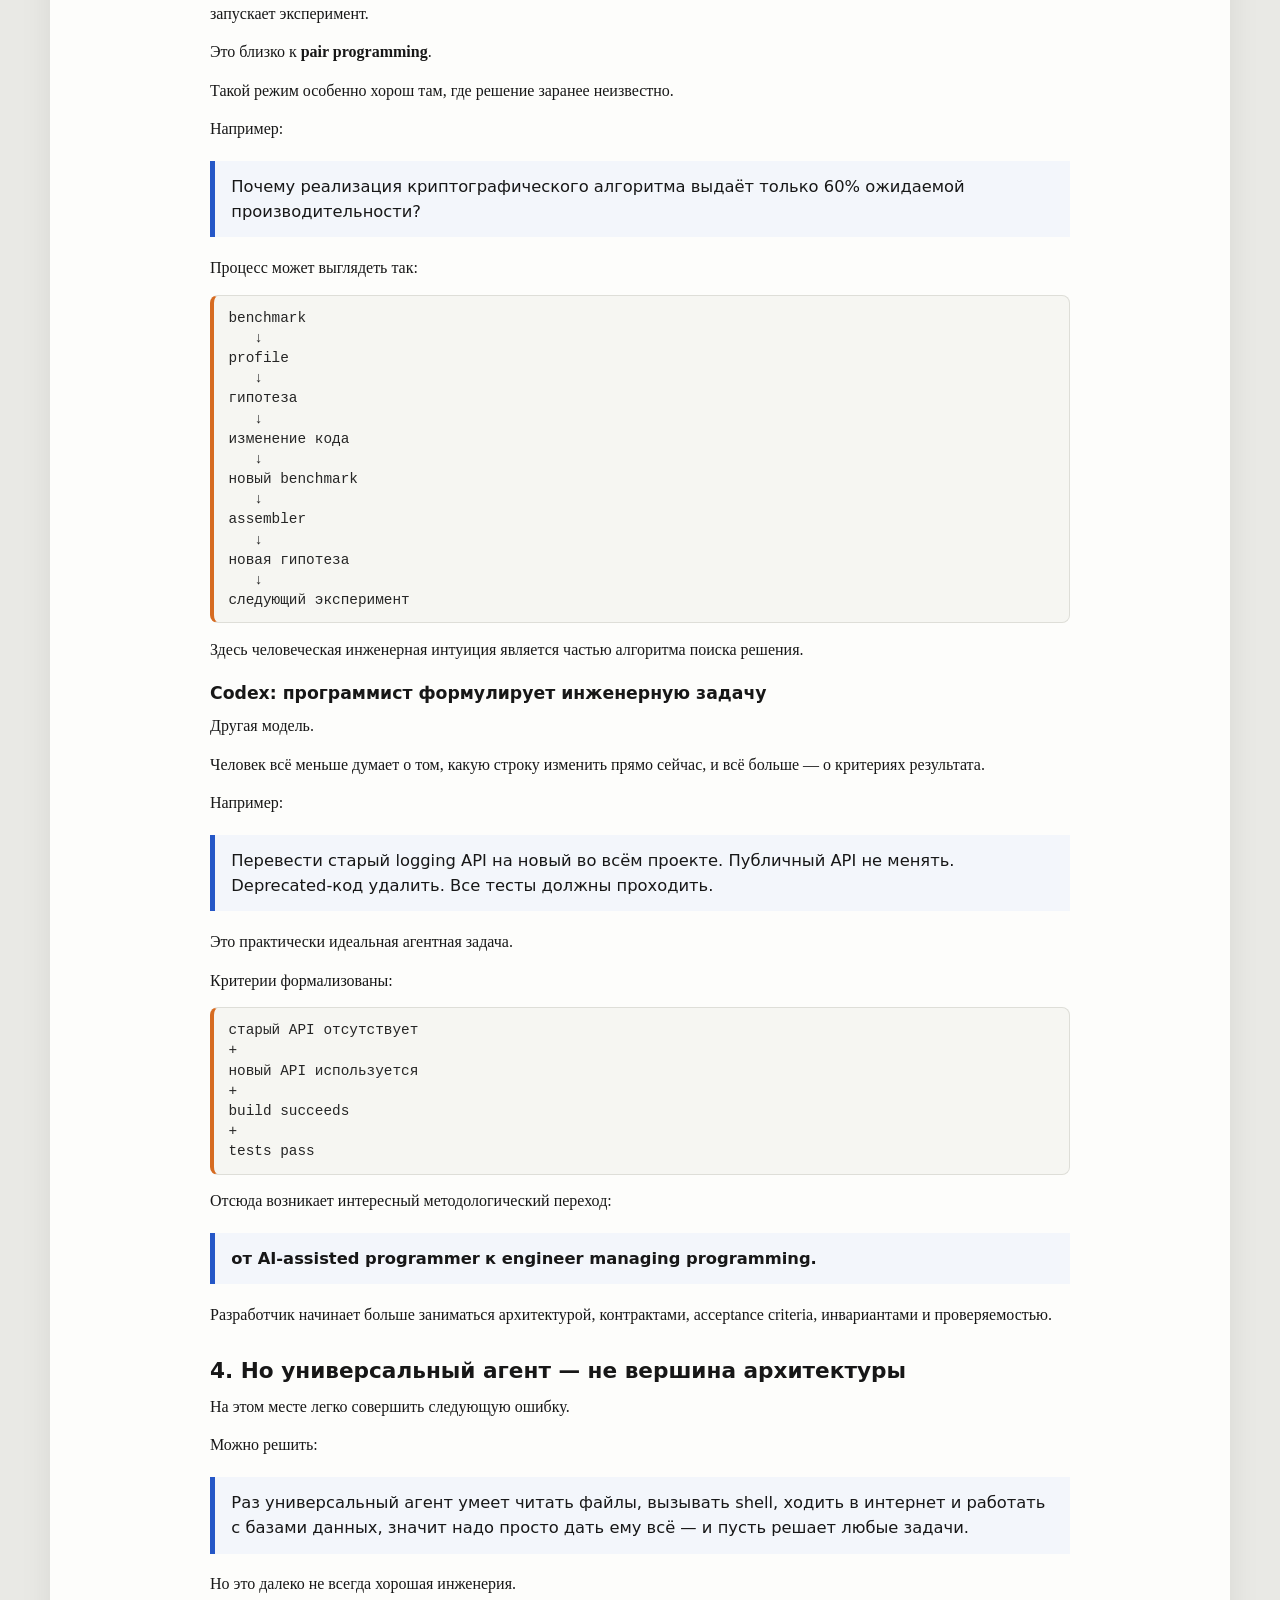
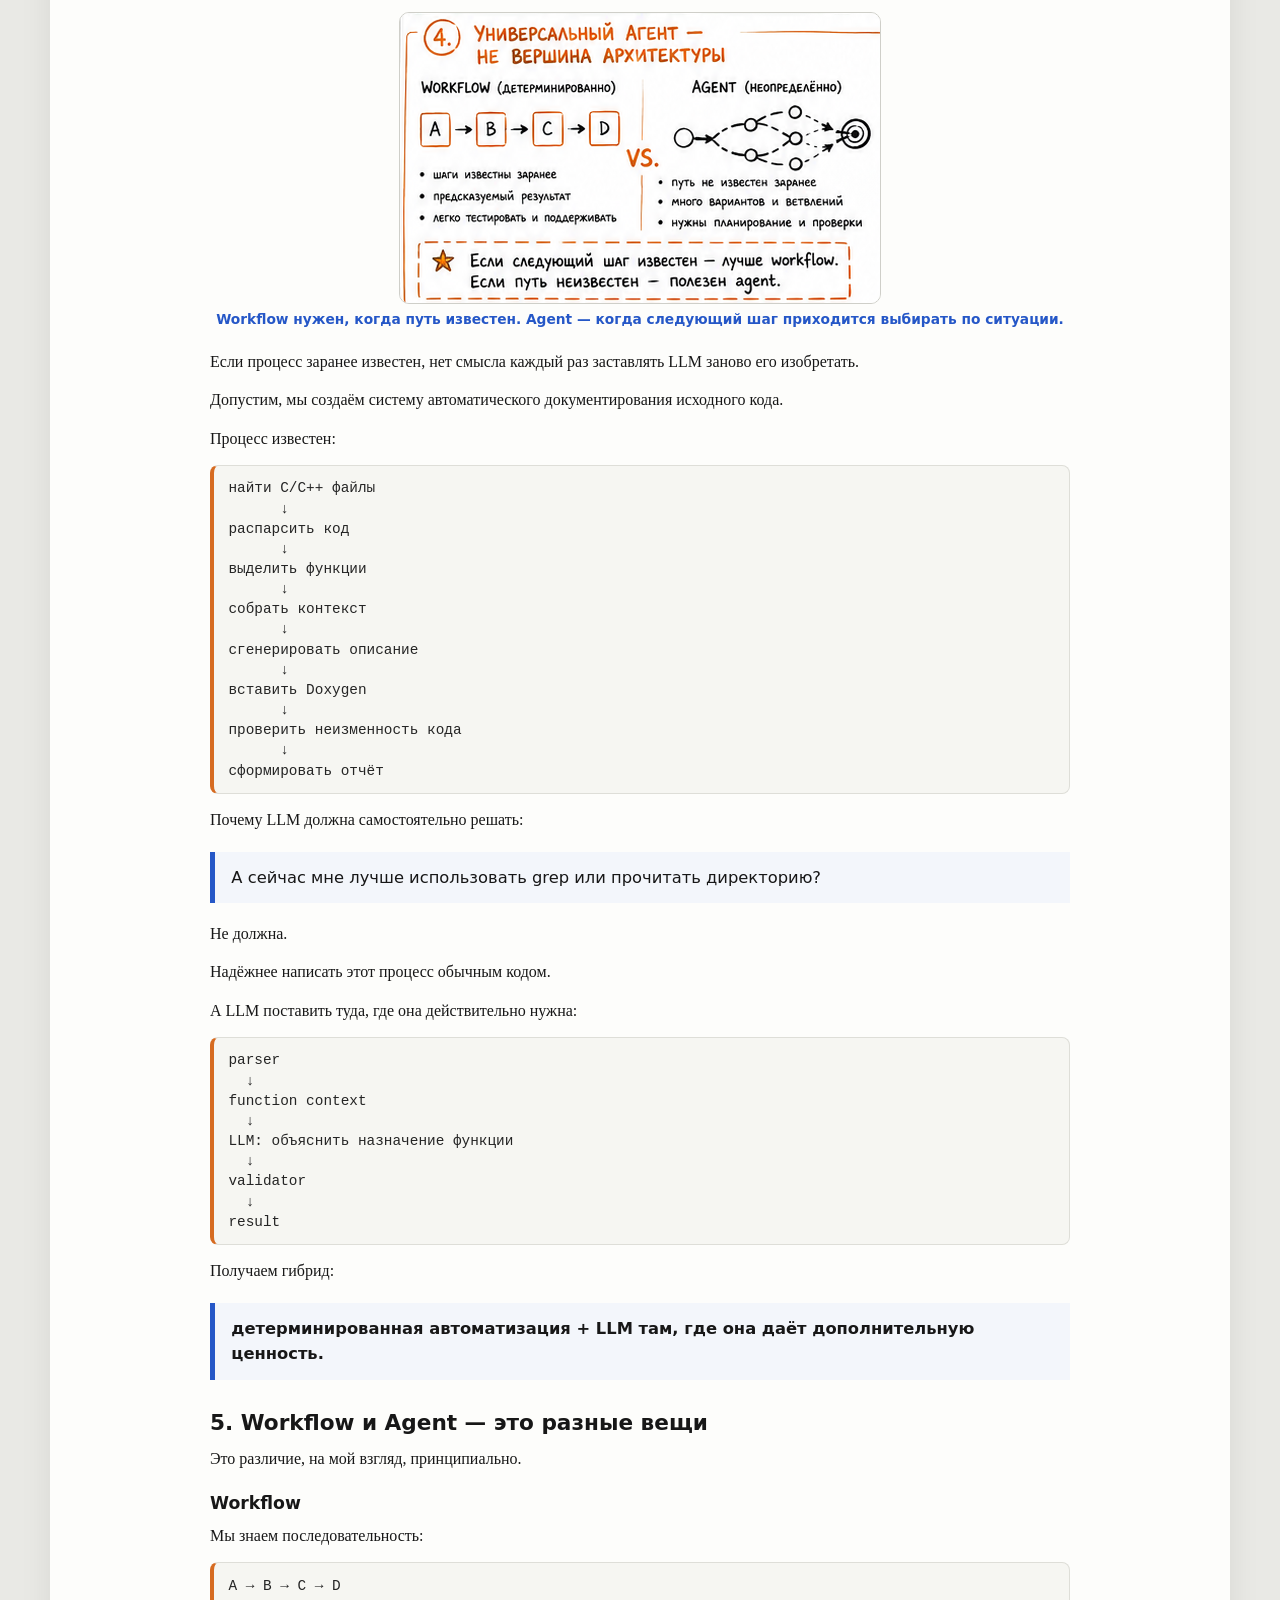
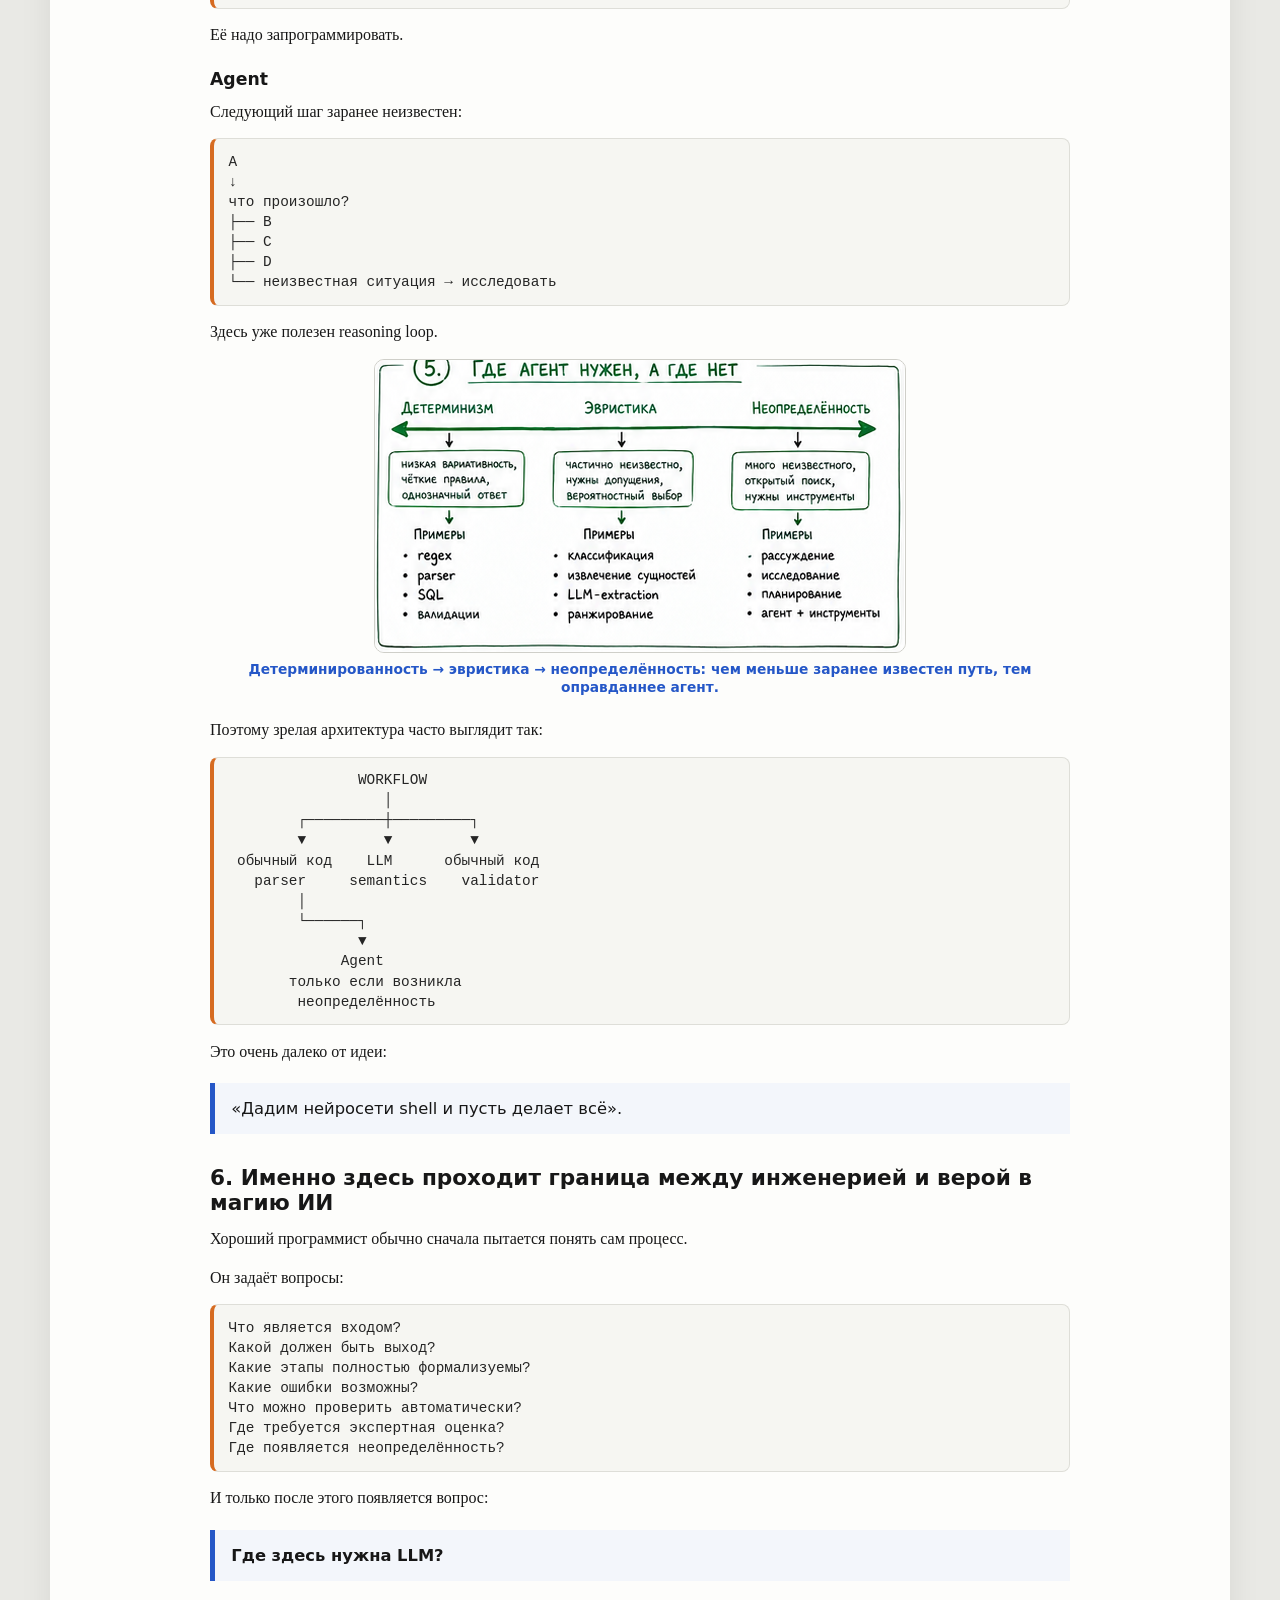
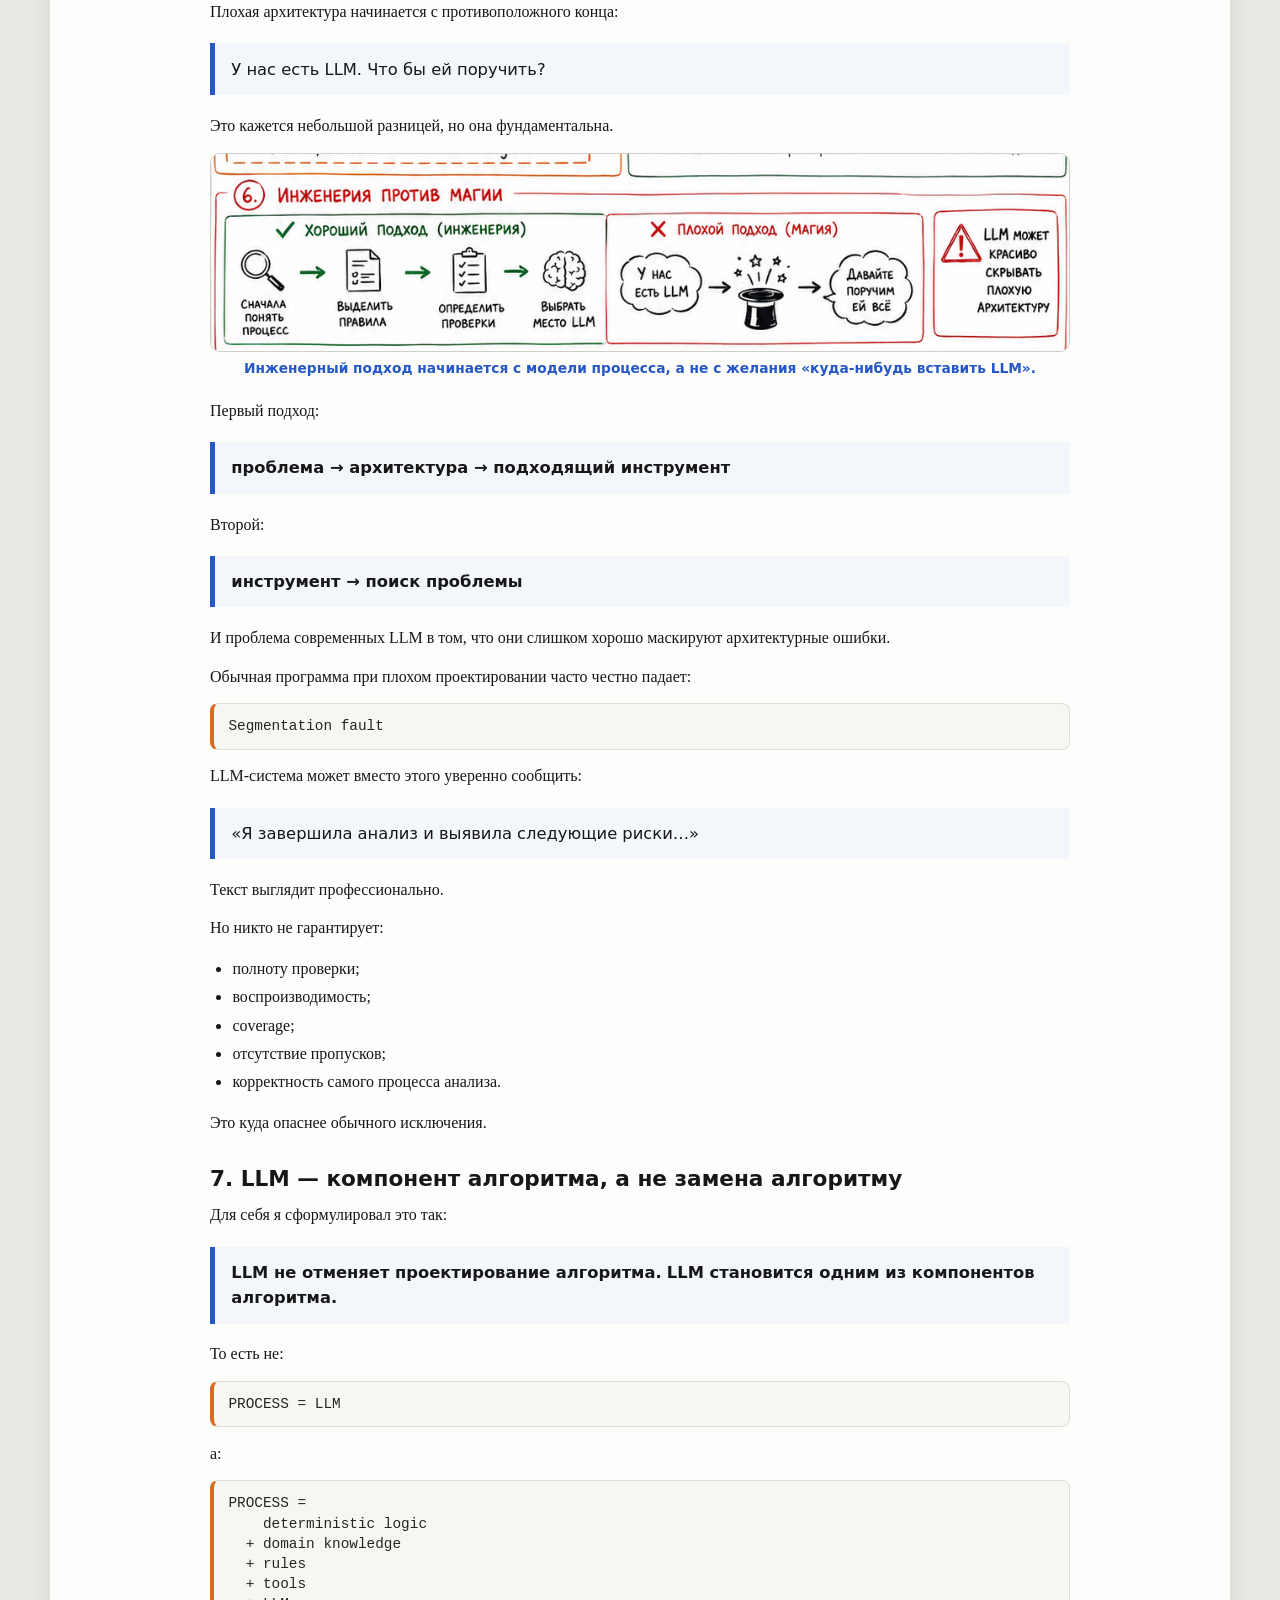
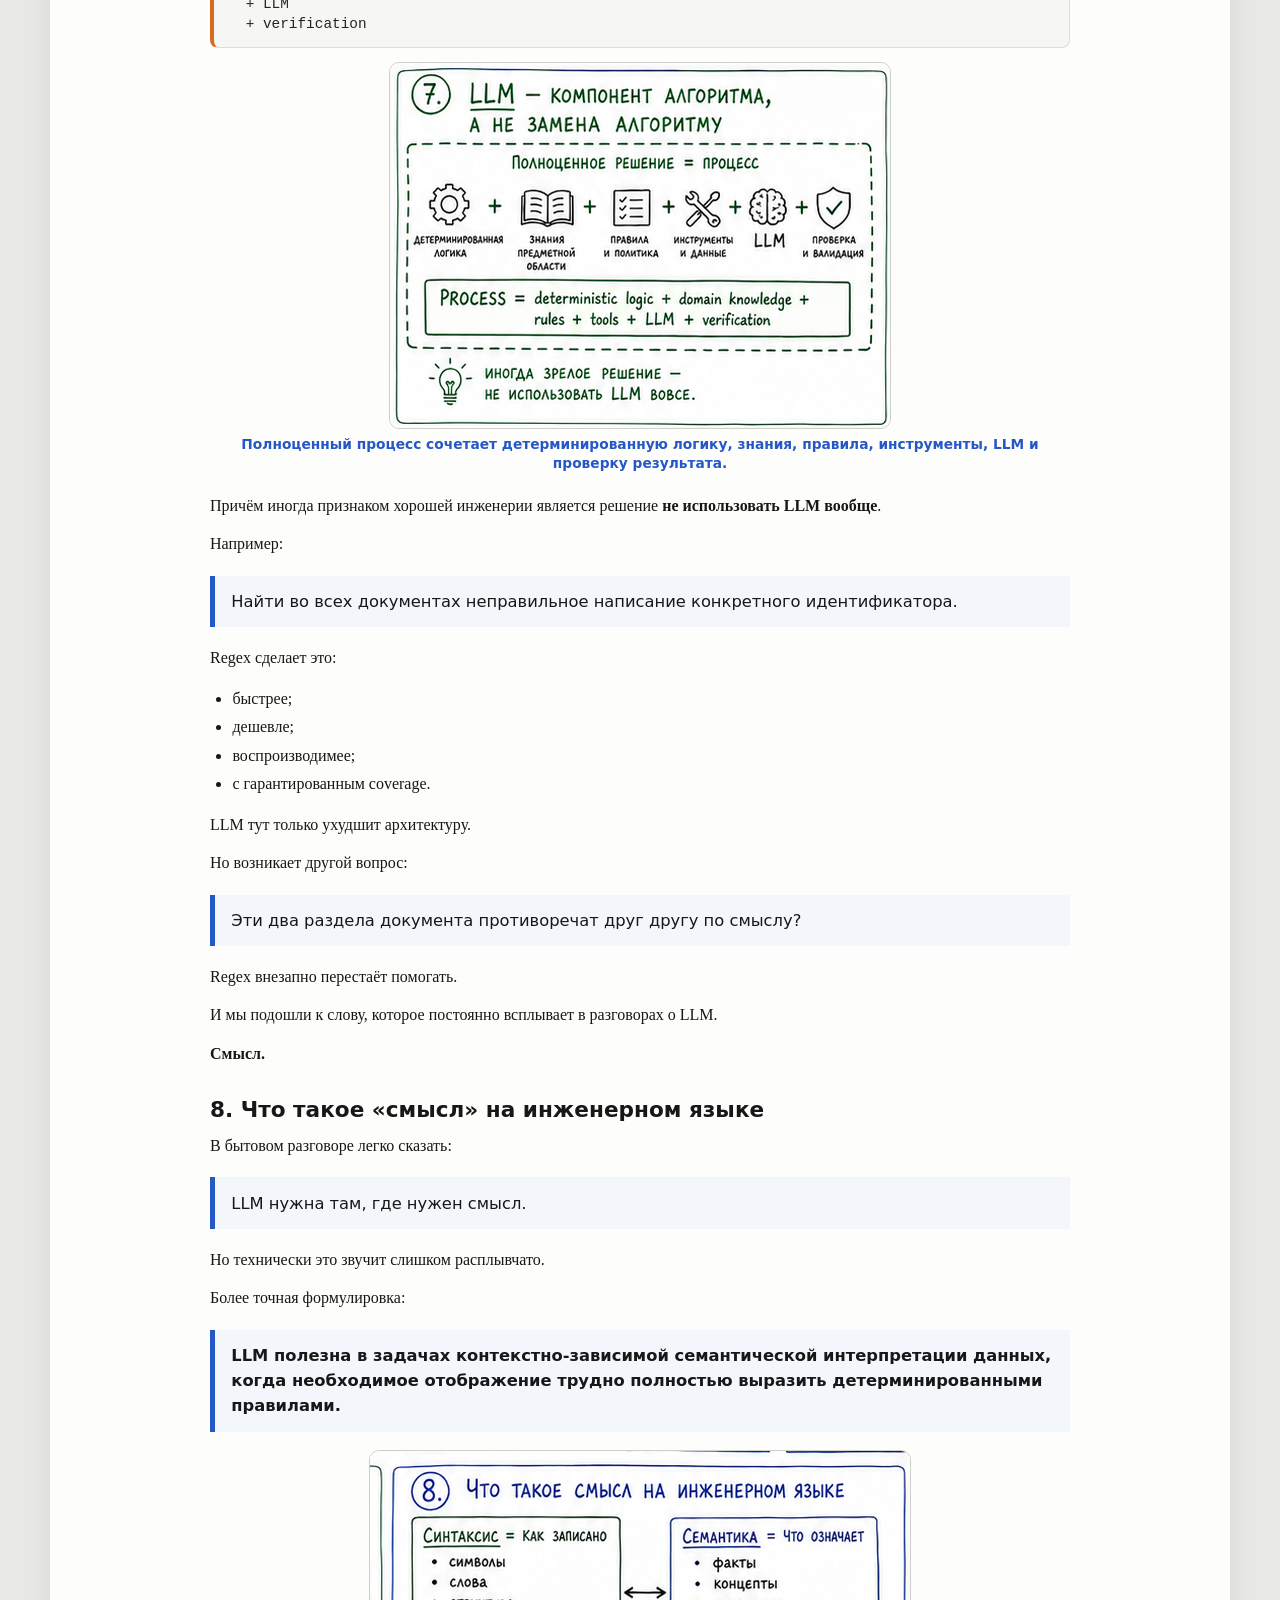
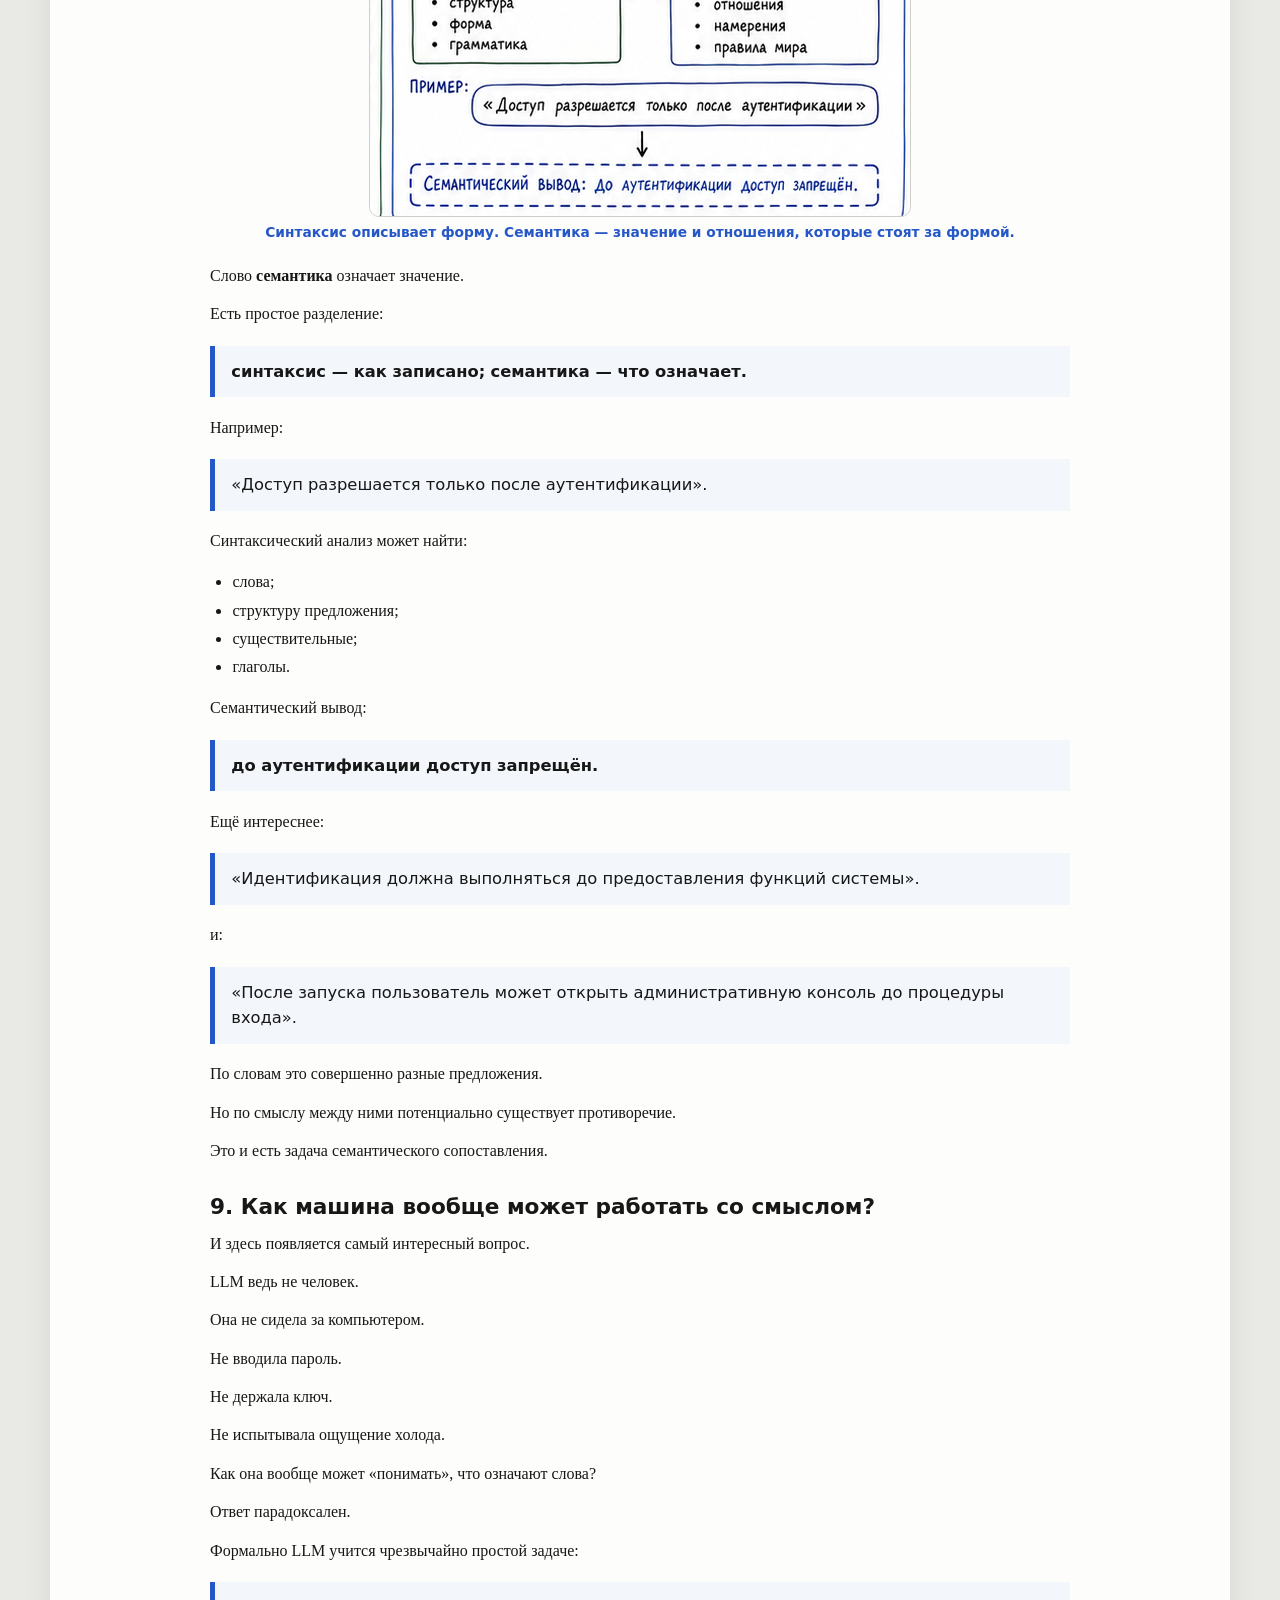
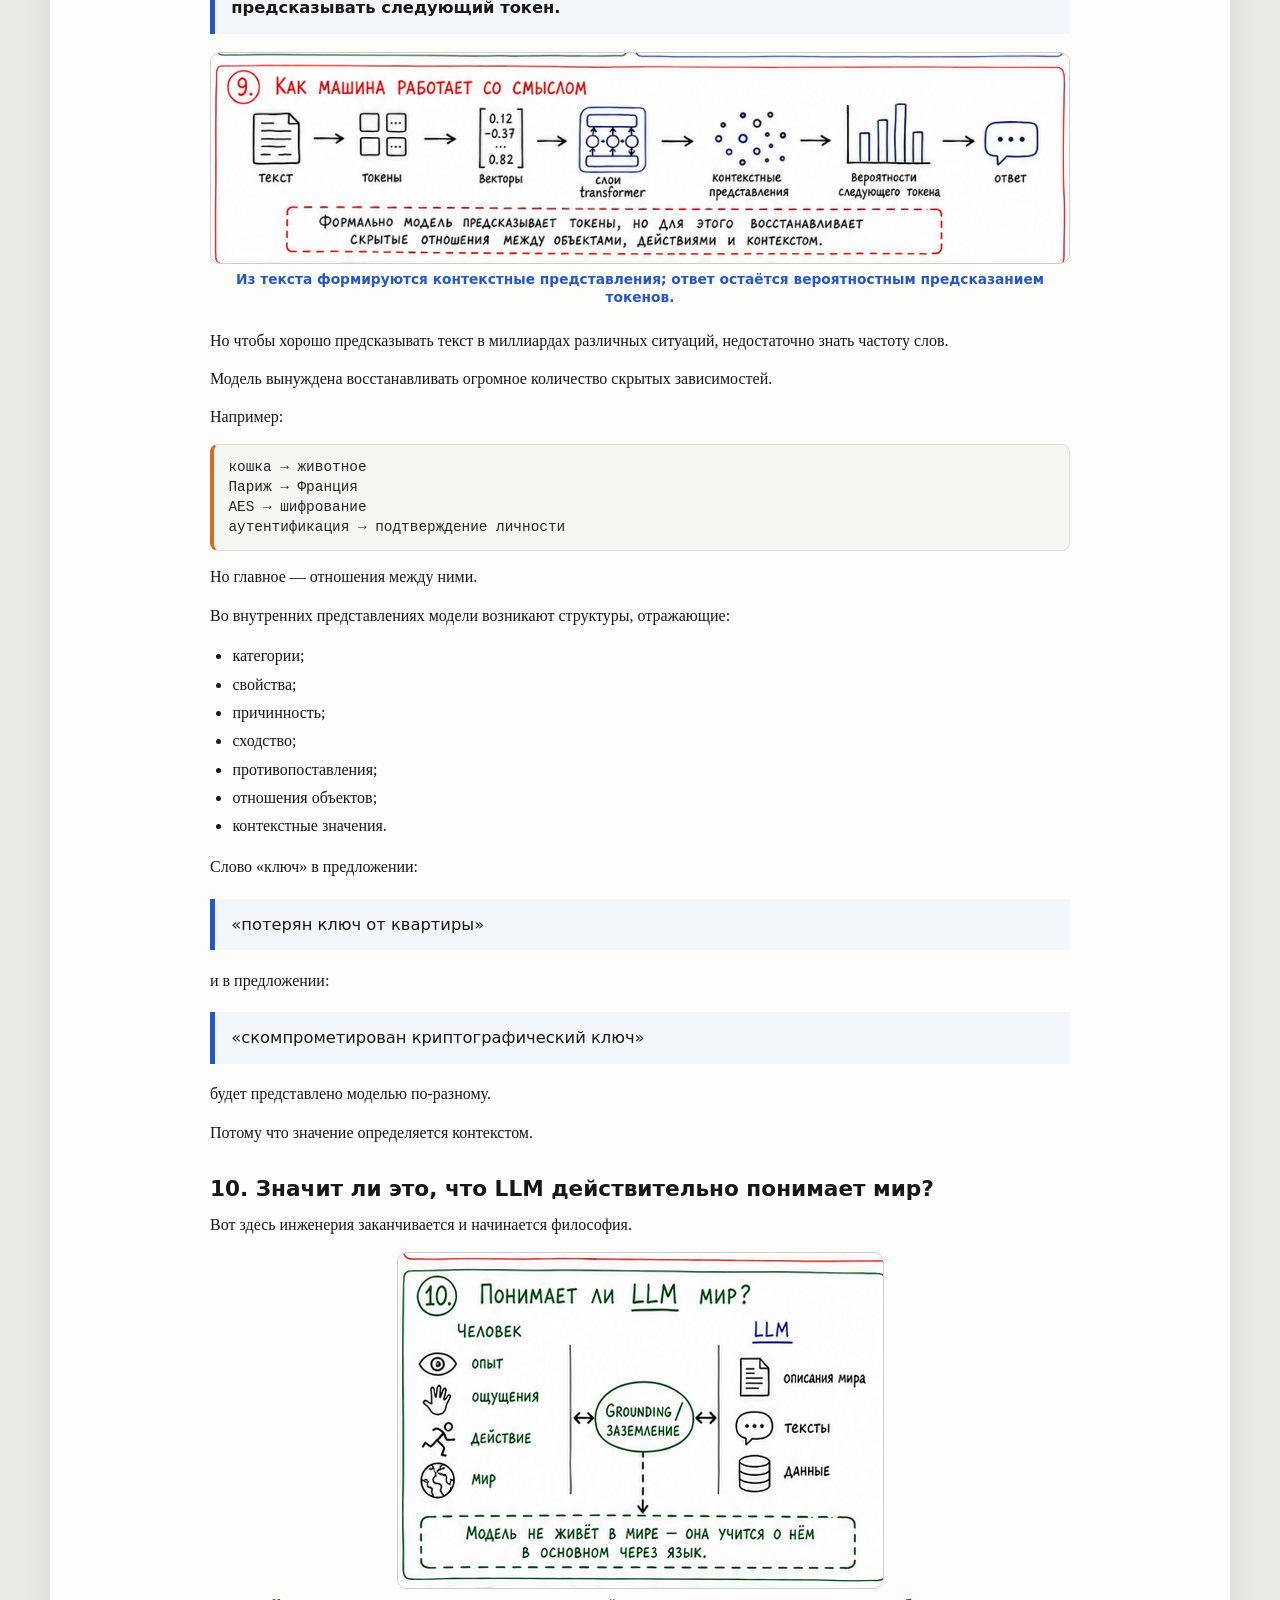
<file: ot-agenta-k-smyslu/index.html>
<!doctype html>
<html lang="ru">
<head>
<meta charset="utf-8">
<meta name="viewport" content="width=device-width, initial-scale=1, viewport-fit=cover">
<meta name="color-scheme" content="light">
<title>От агента к смыслу — Игорь Кантрабасов + ChatGPT</title>
<meta name="description" content="Статья об LLM, агентах, harness, workflow, инженерии ИИ и семантике.">
<meta property="og:type" content="article">
<meta property="og:title" content="От агента к смыслу">
<meta property="og:description" content="Как перестать верить в магию ИИ и начать его проектировать">
<meta property="article:author" content="Игорь Кантрабасов">
<meta property="article:published_time" content="2026-08-18">
<link rel="canonical" href="https://igorsvetoch.github.io/articles/ot-agenta-k-smyslu/">
<meta property="og:url" content="https://igorsvetoch.github.io/articles/ot-agenta-k-smyslu/">
<meta property="og:site_name" content="Статьи Игоря Кантрабасова">
<meta property="og:locale" content="ru_RU">
<meta property="og:image" content="https://igorsvetoch.github.io/articles/ot-agenta-k-smyslu/preview.png">
<meta property="og:image:secure_url" content="https://igorsvetoch.github.io/articles/ot-agenta-k-smyslu/preview.png">
<meta property="og:image:type" content="image/png">
<meta property="og:image:width" content="1200">
<meta property="og:image:height" content="630">
<meta property="og:image:alt" content="От агента к смыслу — как перестать верить в магию ИИ и начать его проектировать">
<meta name="twitter:card" content="summary_large_image">
<meta name="twitter:title" content="От агента к смыслу">
<meta name="twitter:description" content="Как перестать верить в магию ИИ и начать его проектировать">
<meta name="twitter:image" content="https://igorsvetoch.github.io/articles/ot-agenta-k-smyslu/preview.png">
<meta name="twitter:image:alt" content="Обложка статьи «От агента к смыслу»">
<script type="application/ld+json">
{
  "@context": "https://schema.org",
  "@type": "Article",
  "headline": "От агента к смыслу",
  "alternativeHeadline": "Как перестать верить в магию ИИ и начать его проектировать",
  "author": {"@type": "Person", "name": "Игорь Кантрабасов"},
  "contributor": {"@type": "SoftwareApplication", "name": "ChatGPT", "provider": {"@type": "Organization", "name": "OpenAI"}},
  "datePublished": "2026-08-18",
  "dateModified": "2026-08-18",
  "inLanguage": "ru",
  "mainEntityOfPage": "https://igorsvetoch.github.io/articles/ot-agenta-k-smyslu/",
  "image": "https://igorsvetoch.github.io/articles/ot-agenta-k-smyslu/preview.png"
}
</script>
<style>
:root {
  --ink:#171717;
  --muted:#666;
  --paper:#fdfdfb;
  --blue:#2557c7;
  --red:#cb3837;
  --green:#297b49;
  --orange:#d66b21;
  --line:#deded8;
  --reading-width:860px;
  --visual-width:1040px;
}
* { box-sizing:border-box; }
html { background:#e9e9e5; }
body {
  margin:0 auto;
  max-width:1180px;
  background:var(--paper);
  color:var(--ink);
  font-family: ui-serif, Georgia, "Times New Roman", serif;
  line-height:1.55;
  padding: clamp(18px,4vw,56px);
  box-shadow:0 0 30px rgba(0,0,0,.08);
}
.hero {
  border-bottom:3px solid var(--ink);
  padding-bottom:22px;
  margin-bottom:28px;
}
.kicker {
  font-family: ui-sans-serif, system-ui, sans-serif;
  text-transform:uppercase;
  letter-spacing:.08em;
  font-size:.78rem;
  font-weight:700;
  color:var(--blue);
}
h1 {
  font-family: ui-sans-serif, system-ui, sans-serif;
  font-size:clamp(2.6rem,7vw,5.6rem);
  line-height:.95;
  margin:.15em 0 .12em;
  letter-spacing:-.045em;
}
.subtitle {
  font-family: ui-sans-serif, system-ui, sans-serif;
  font-size:clamp(1.15rem,2.5vw,1.8rem);
  font-weight:700;
  max-width:850px;
}
.byline {
  font-family: ui-sans-serif, system-ui, sans-serif;
  margin-top:18px;
  font-size:.95rem;
}
.note {
  margin-top:8px;
  font-family: ui-sans-serif, system-ui, sans-serif;
  font-size:.86rem;
  color:var(--muted);
  max-width:900px;
}
h2 {
  font-family: ui-sans-serif, system-ui, sans-serif;
  font-size:1.35rem;
  line-height:1.18;
  margin:1.4em 0 .55em;
  break-after:avoid;
}
p {
  margin:.3em 0 .85em;
  text-align:justify;
  hyphens:auto;
}
body > p,
body > blockquote {
  max-width:var(--reading-width);
  margin-left:auto;
  margin-right:auto;
}
.lead { font-size:1.08rem; }
blockquote {
  margin:1.15em 0;
  padding:.8em 1em;
  border-left:5px solid var(--blue);
  background:#f3f6fb;
  font-family: ui-sans-serif, system-ui, sans-serif;
  font-size:1.02rem;
  font-weight:400;
}
blockquote p {
  margin:0;
  text-align:left;
}
blockquote p + p { margin-top:.35em; }
.infographic {
  width:100%;
  max-width:var(--reading-width);
  margin:.9em auto 1.35em;
  break-inside:avoid;
}
.infographic img {
  display:block;
  width:auto;
  max-width:100%;
  height:auto;
  margin:0 auto;
  border:1px solid #cfcfc9;
  border-radius:10px;
  background:white;
}
figcaption {
  max-width:var(--reading-width);
  margin:.45em auto 0;
  color:var(--blue);
  font-family:ui-sans-serif, system-ui, sans-serif;
  font-size:.86rem;
  font-weight:700;
  line-height:1.35;
  text-align:center;
}
.section {
  width:100%;
  max-width:var(--visual-width);
  margin-left:auto;
  margin-right:auto;
}
.section > h2,
.section > p,
.section > blockquote,
.section > ol {
  max-width:var(--reading-width);
  margin-left:auto;
  margin-right:auto;
}
h2, .infographic, blockquote {
  break-inside:avoid;
}

.harness-grid {
  max-width:var(--reading-width);
  margin:.65em auto 1.25em;
  display:grid;
  grid-template-columns:repeat(2,minmax(0,1fr));
  gap:.75rem;
  break-inside:avoid;
}
.harness-card {
  min-width:0;
  padding:.85rem 1rem .95rem;
  border:1px solid var(--line);
  border-top:3px solid var(--blue);
  border-radius:10px;
  background:#f6f8fc;
}
.harness-card h3 {
  margin:0 0 .55rem;
  font-family:ui-sans-serif,system-ui,sans-serif;
  font-size:.94rem;
  color:var(--blue);
}
.harness-card ul {
  display:flex;
  flex-wrap:wrap;
  gap:.4rem;
  margin:0;
  padding:0;
  list-style:none;
}
.harness-card li {
  margin:0;
  padding:.24rem .48rem;
  border:1px solid #d7deef;
  border-radius:999px;
  background:white;
  font:.78rem/1.25 ui-monospace,SFMono-Regular,Consolas,"Liberation Mono",monospace;
}
@media (max-width: 819px) {
  .harness-grid { grid-template-columns:1fr; }

  body {
    padding:18px 16px 36px;
    box-shadow:none;
  }
  p { text-align:left; }
  h2 { margin-top:1.15em; }
}
@media print {
  html { background:white; }
  body {
    max-width:none;
    box-shadow:none;
    padding:12mm;
    column-count:2;
    column-gap:9mm;
  }
  body > p,
  body > blockquote,
  body > .section,
  .section > h2,
  .section > p,
  .section > blockquote,
  .section > ol {
    max-width:none;
    margin-left:0;
    margin-right:0;
  }
  .infographic img { width:100%; }
  .hero { column-span:all; }
}


h3 {
  max-width:var(--reading-width);
  margin:1.2em auto .55em;
  font-family:ui-sans-serif, system-ui, sans-serif;
  font-size:1.08rem;
  line-height:1.25;
  break-after:avoid;
}
.section > ul,
.section > pre {
  max-width:var(--reading-width);
  margin-left:auto;
  margin-right:auto;
}
ul, ol { padding-left:1.4em; }
li { margin:.22em 0; }
pre {
  margin-top:.7em;
  margin-bottom:1em;
  padding:.85em 1em;
  border:1px solid var(--line);
  border-left:4px solid var(--orange);
  border-radius:8px;
  background:#f6f6f2;
  color:#252525;
  font: .9rem/1.4 ui-monospace, SFMono-Regular, Consolas, "Liberation Mono", monospace;
  white-space:pre-wrap;
  overflow-wrap:anywhere;
  break-inside:avoid;
}
code { font-family:ui-monospace, SFMono-Regular, Consolas, "Liberation Mono", monospace; }
@media print {
  .section > h3,
  .section > ul,
  .section > pre { max-width:none; margin-left:0; margin-right:0; }
}
</style>
</head>
<body>
<header class="hero">
  <div class="kicker">Статья об инженерном применении ИИ</div>
  <h1>От агента к смыслу</h1>
  <div class="subtitle">Как перестать верить в магию ИИ и начать его проектировать</div>
  <div class="byline">
    <strong>Автор:</strong> Игорь Кантрабасов  • 
    <strong>Соавтор:</strong> ChatGPT (OpenAI)  • 
    <strong>18 августа 2026 г.</strong>
  </div>
  <div class="note">
    Статья подготовлена при участии ChatGPT: для совместного осмысления, структурирования,
    редактирования текста и подготовки иллюстративного материала.
  </div>
</header>
<p class="lead">Размышление о том, где заканчивается модель, начинается агент, зачем нужны workflow и harness, и почему в конечном счёте разговор об искусственном интеллекте приводит нас к вопросу о смысле.</p>
<section class="section"><h2>Вместо введения</h2>
<p>Последние несколько лет разговоры об искусственном интеллекте всё чаще сводятся к сравнению моделей: какая модель умнее, какая быстрее, какая лучше пишет код, у какой больше контекст.</p>
<p>Но чем больше я работаю с LLM, тем сильнее убеждаюсь: <strong>сама модель — только часть системы</strong>.</p>
<p>Иногда далеко не самая интересная.</p>
<p>К этому выводу я пришёл довольно простым путём. Сначала пытался разобраться, чем отличаются ChatGPT Chat, Work, Codex, Cursor, Claude Code, OpenCode и прочие современные инструменты. Потом возник вопрос: что вообще делает программу «агентом»? Затем — чем универсальный агент отличается от специализированной системы автоматизации?</p>
<p>И в конце эта цепочка неожиданно привела к гораздо более фундаментальному вопросу:</p>
<p><strong>что мы вообще называем пониманием смысла — и почему именно здесь LLM оказывается настолько полезной?</strong></p>
</section><section class="section"><h2>1. Модель и агент — не одно и то же</h2>
<p>Начнём с простого.</p>
<p>LLM сама по себе — это ещё не агент.</p>
<p>Можно представить её как чрезвычайно мощный вычислительный компонент.</p>
<p>Она получила информацию, что-то с ней сделала и выдала продолжение.</p>
<p>Но если мы хотим сказать модели:</p>
<blockquote>
<p>Найди ошибку в проекте, исправь её, собери программу, запусти тесты и убедись, что ничего не сломалось.</p>
</blockquote>
<p>одной LLM уже недостаточно.</p>
<figure class="infographic"><img src="infographic-01.png" alt="1. Модель и агент — не одно и то же"><figcaption>Модель отвечает. Агент действует: модель получает инструменты и исполнительную среду.</figcaption></figure><p>Ей нужны «руки».</p>
<p>Например:</p>
<pre><code>read_file()
write_file()
search()
shell()
git()
browser()
database()
</code></pre>
<p>Кроме того, необходима программа, которая организует взаимодействие модели с этими инструментами.</p>
<p>В самом простом виде:</p>
<pre><code>получить задачу
      ↓
передать её LLM
      ↓
LLM решила вызвать инструмент
      ↓
выполнить инструмент
      ↓
результат вернуть LLM
      ↓
LLM выбирает следующий шаг
      ↓
...
      ↓
задача выполнена
</code></pre>
<p>Вот эта окружающая модель инфраструктура и называется <strong>agent harness</strong> — агентная обвязка, или исполнительная среда агента.</p>
<p>Если пользоваться совсем бытовой метафорой:</p>
<blockquote>
<p><strong>LLM — мозг.</strong> <strong>Harness — тело, руки, органы чувств и правила поведения.</strong></p>
</blockquote>
<p>Но инженерно это гораздо интереснее.</p>
</section><section class="section"><h2>2. Что на самом деле находится внутри хорошего agent harness</h2>
<p>Вызвать <code>shell("gcc main.c")</code> несложно.</p>
<p>Сложность начинается раньше:</p>
<blockquote>
<p>Когда вообще надо вызвать GCC?</p>
</blockquote>
<p>А потом:</p>
<blockquote>
<p>Что именно собрать? Где лежит проект? Как интерпретировать ошибку компилятора? Нужно ли читать другой файл? Стоит ли повторить попытку? Когда задача считается выполненной?</p>
</blockquote>
<figure class="infographic"><img src="infographic-02.png" alt="2. Что на самом деле находится внутри хорошего agent harness"><figcaption>Harness — не просто набор tool calls. Это управление контекстом, состоянием, проверками и безопасностью.</figcaption></figure><p>Поэтому зрелый harness включает уже не только набор инструментов.</p>
<p>В нём появляются четыре взаимосвязанные группы механизмов:</p>
<div class="harness-grid" aria-label="Компоненты зрелого agent harness">
  <div class="harness-card">
    <h3>Оркестрация</h3>
    <ul><li>Tool routing</li><li>Planning</li><li>Subagents</li></ul>
  </div>
  <div class="harness-card">
    <h3>Контекст и состояние</h3>
    <ul><li>Context management</li><li>State management</li><li>Memory</li></ul>
  </div>
  <div class="harness-card">
    <h3>Надёжность</h3>
    <ul><li>Retry policy</li><li>Error recovery</li><li>Verification</li></ul>
  </div>
  <div class="harness-card">
    <h3>Контроль и безопасность</h3>
    <ul><li>Permission model</li><li>Logging / tracing</li><li>Budget control</li><li>Sandboxing</li></ul>
  </div>
</div>
<p>И становится понятным интересный эффект:</p>
<blockquote>
<p><strong>Одна и та же LLM в разных агентных программах может показывать очень разное качество работы.</strong></p>
</blockquote>
<p>Модель одна.</p>
<p>Но один агент хорошо подбирает контекст, умеет искать нужные файлы, правильно обрабатывает ошибки и проверяет результат.</p>
<p>Другой зацикливается, читает ненужные мегабайты данных и начинает уверенно чинить несуществующую проблему.</p>
<p>Поэтому benchmark современных coding agents фактически измеряет уже связку:</p>
<pre><code>MODEL + HARNESS
</code></pre>
<p>а не только интеллект модели.</p>
</section><section class="section"><h2>3. Cursor, Codex и две философии программирования</h2>
<p>Особенно хорошо это видно на примере современных coding agents.</p>
<p>Технически их возможности всё сильнее пересекаются. Они умеют работать с локальными файлами, shell, Git, тестами, большими кодовыми базами.</p>
<p>Но исторически у них разные центры тяжести.</p>
<figure class="infographic"><img src="infographic-03.png" alt="3. Cursor, Codex и две философии программирования"><figcaption>Cursor тяготеет к интерактивному pair programming; Codex — к делегированию инженерных задач.</figcaption></figure><h3 id="cursor-программист-остаётся-внутри-кода">Cursor: программист остаётся внутри кода</h3>
<p>Типичная модель работы.</p>
<p>Человек исследует проект, открывает файлы, смотрит функцию, формирует гипотезу, просит агента внести изменение, запускает эксперимент.</p>
<p>Это близко к <strong>pair programming</strong>.</p>
<p>Такой режим особенно хорош там, где решение заранее неизвестно.</p>
<p>Например:</p>
<blockquote>
<p>Почему реализация криптографического алгоритма выдаёт только 60% ожидаемой производительности?</p>
</blockquote>
<p>Процесс может выглядеть так:</p>
<pre><code>benchmark
   ↓
profile
   ↓
гипотеза
   ↓
изменение кода
   ↓
новый benchmark
   ↓
assembler
   ↓
новая гипотеза
   ↓
следующий эксперимент
</code></pre>
<p>Здесь человеческая инженерная интуиция является частью алгоритма поиска решения.</p>
<h3 id="codex-программист-формулирует-инженерную-задачу">Codex: программист формулирует инженерную задачу</h3>
<p>Другая модель.</p>
<p>Человек всё меньше думает о том, какую строку изменить прямо сейчас, и всё больше — о критериях результата.</p>
<p>Например:</p>
<blockquote>
<p>Перевести старый logging API на новый во всём проекте. Публичный API не менять. Deprecated-код удалить. Все тесты должны проходить.</p>
</blockquote>
<p>Это практически идеальная агентная задача.</p>
<p>Критерии формализованы:</p>
<pre><code>старый API отсутствует
+
новый API используется
+
build succeeds
+
tests pass
</code></pre>
<p>Отсюда возникает интересный методологический переход:</p>
<blockquote>
<p><strong>от AI-assisted programmer</strong> <strong>к engineer managing programming.</strong></p>
</blockquote>
<p>Разработчик начинает больше заниматься архитектурой, контрактами, acceptance criteria, инвариантами и проверяемостью.</p>
</section><section class="section"><h2>4. Но универсальный агент — не вершина архитектуры</h2>
<p>На этом месте легко совершить следующую ошибку.</p>
<p>Можно решить:</p>
<blockquote>
<p>Раз универсальный агент умеет читать файлы, вызывать shell, ходить в интернет и работать с базами данных, значит надо просто дать ему всё — и пусть решает любые задачи.</p>
</blockquote>
<p>Но это далеко не всегда хорошая инженерия.</p>
<figure class="infographic"><img src="infographic-04.png" alt="4. Но универсальный агент — не вершина архитектуры"><figcaption>Workflow нужен, когда путь известен. Agent — когда следующий шаг приходится выбирать по ситуации.</figcaption></figure><p>Если процесс заранее известен, нет смысла каждый раз заставлять LLM заново его изобретать.</p>
<p>Допустим, мы создаём систему автоматического документирования исходного кода.</p>
<p>Процесс известен:</p>
<pre><code>найти C/C++ файлы
      ↓
распарсить код
      ↓
выделить функции
      ↓
собрать контекст
      ↓
сгенерировать описание
      ↓
вставить Doxygen
      ↓
проверить неизменность кода
      ↓
сформировать отчёт
</code></pre>
<p>Почему LLM должна самостоятельно решать:</p>
<blockquote>
<p>А сейчас мне лучше использовать grep или прочитать директорию?</p>
</blockquote>
<p>Не должна.</p>
<p>Надёжнее написать этот процесс обычным кодом.</p>
<p>А LLM поставить туда, где она действительно нужна:</p>
<pre><code>parser
  ↓
function context
  ↓
LLM: объяснить назначение функции
  ↓
validator
  ↓
result
</code></pre>
<p>Получаем гибрид:</p>
<blockquote>
<p><strong>детерминированная автоматизация + LLM там, где она даёт дополнительную ценность.</strong></p>
</blockquote>
</section><section class="section"><h2>5. Workflow и Agent — это разные вещи</h2>
<p>Это различие, на мой взгляд, принципиально.</p>
<h3 id="workflow">Workflow</h3>
<p>Мы знаем последовательность:</p>
<pre><code>A → B → C → D
</code></pre>
<p>Её надо запрограммировать.</p>
<h3 id="agent">Agent</h3>
<p>Следующий шаг заранее неизвестен:</p>
<pre><code>A
↓
что произошло?
├── B
├── C
├── D
└── неизвестная ситуация → исследовать
</code></pre>
<p>Здесь уже полезен reasoning loop.</p>
<figure class="infographic"><img src="infographic-section-05.png" alt="5. Где агент нужен, а где нет"><figcaption>Детерминированность → эвристика → неопределённость: чем меньше заранее известен путь, тем оправданнее агент.</figcaption></figure><p>Поэтому зрелая архитектура часто выглядит так:</p>
<pre><code>               WORKFLOW
                  │
        ┌─────────┼─────────┐
        ▼         ▼         ▼
 обычный код    LLM      обычный код
   parser     semantics    validator
        │
        └──────┐
               ▼
             Agent
       только если возникла
        неопределённость
</code></pre>
<p>Это очень далеко от идеи:</p>
<blockquote>
<p>«Дадим нейросети shell и пусть делает всё».</p>
</blockquote>
</section><section class="section"><h2>6. Именно здесь проходит граница между инженерией и верой в магию ИИ</h2>
<p>Хороший программист обычно сначала пытается понять сам процесс.</p>
<p>Он задаёт вопросы:</p>
<pre><code>Что является входом?
Какой должен быть выход?
Какие этапы полностью формализуемы?
Какие ошибки возможны?
Что можно проверить автоматически?
Где требуется экспертная оценка?
Где появляется неопределённость?
</code></pre>
<p>И только после этого появляется вопрос:</p>
<blockquote>
<p><strong>Где здесь нужна LLM?</strong></p>
</blockquote>
<p>Плохая архитектура начинается с противоположного конца:</p>
<blockquote>
<p>У нас есть LLM. Что бы ей поручить?</p>
</blockquote>
<p>Это кажется небольшой разницей, но она фундаментальна.</p>
<figure class="infographic"><img src="infographic-05.png" alt="6. Именно здесь проходит граница между инженерией и верой в магию ИИ"><figcaption>Инженерный подход начинается с модели процесса, а не с желания «куда-нибудь вставить LLM».</figcaption></figure><p>Первый подход:</p>
<blockquote>
<p><strong>проблема → архитектура → подходящий инструмент</strong></p>
</blockquote>
<p>Второй:</p>
<blockquote>
<p><strong>инструмент → поиск проблемы</strong></p>
</blockquote>
<p>И проблема современных LLM в том, что они слишком хорошо маскируют архитектурные ошибки.</p>
<p>Обычная программа при плохом проектировании часто честно падает:</p>
<pre><code>Segmentation fault
</code></pre>
<p>LLM-система может вместо этого уверенно сообщить:</p>
<blockquote>
<p>«Я завершила анализ и выявила следующие риски…»</p>
</blockquote>
<p>Текст выглядит профессионально.</p>
<p>Но никто не гарантирует:</p>
<ul>
<li>полноту проверки;</li>
<li>воспроизводимость;</li>
<li>coverage;</li>
<li>отсутствие пропусков;</li>
<li>корректность самого процесса анализа.</li>
</ul>
<p>Это куда опаснее обычного исключения.</p>
</section><section class="section"><h2>7. LLM — компонент алгоритма, а не замена алгоритму</h2>
<p>Для себя я сформулировал это так:</p>
<blockquote>
<p><strong>LLM не отменяет проектирование алгоритма.</strong> <strong>LLM становится одним из компонентов алгоритма.</strong></p>
</blockquote>
<p>То есть не:</p>
<pre><code>PROCESS = LLM
</code></pre>
<p>а:</p>
<pre><code>PROCESS =
    deterministic logic
  + domain knowledge
  + rules
  + tools
  + LLM
  + verification
</code></pre>
<figure class="infographic"><img src="infographic-section-07.png" alt="7. LLM — компонент алгоритма, а не замена алгоритму"><figcaption>Полноценный процесс сочетает детерминированную логику, знания, правила, инструменты, LLM и проверку результата.</figcaption></figure><p>Причём иногда признаком хорошей инженерии является решение <strong>не использовать LLM вообще</strong>.</p>
<p>Например:</p>
<blockquote>
<p>Найти во всех документах неправильное написание конкретного идентификатора.</p>
</blockquote>
<p>Regex сделает это:</p>
<ul>
<li>быстрее;</li>
<li>дешевле;</li>
<li>воспроизводимее;</li>
<li>с гарантированным coverage.</li>
</ul>
<p>LLM тут только ухудшит архитектуру.</p>
<p>Но возникает другой вопрос:</p>
<blockquote>
<p>Эти два раздела документа противоречат друг другу по смыслу?</p>
</blockquote>
<p>Regex внезапно перестаёт помогать.</p>
<p>И мы подошли к слову, которое постоянно всплывает в разговорах о LLM.</p>
<p><strong>Смысл.</strong></p>
</section><section class="section"><h2>8. Что такое «смысл» на инженерном языке</h2>
<p>В бытовом разговоре легко сказать:</p>
<blockquote>
<p>LLM нужна там, где нужен смысл.</p>
</blockquote>
<p>Но технически это звучит слишком расплывчато.</p>
<p>Более точная формулировка:</p>
<blockquote>
<p><strong>LLM полезна в задачах контекстно-зависимой семантической интерпретации данных, когда необходимое отображение трудно полностью выразить детерминированными правилами.</strong></p>
</blockquote>
<figure class="infographic"><img src="infographic-06.png" alt="8. Что такое «смысл» на инженерном языке"><figcaption>Синтаксис описывает форму. Семантика — значение и отношения, которые стоят за формой.</figcaption></figure><p>Слово <strong>семантика</strong> означает значение.</p>
<p>Есть простое разделение:</p>
<blockquote>
<p><strong>синтаксис — как записано;</strong> <strong>семантика — что означает.</strong></p>
</blockquote>
<p>Например:</p>
<blockquote>
<p>«Доступ разрешается только после аутентификации».</p>
</blockquote>
<p>Синтаксический анализ может найти:</p>
<ul>
<li>слова;</li>
<li>структуру предложения;</li>
<li>существительные;</li>
<li>глаголы.</li>
</ul>
<p>Семантический вывод:</p>
<blockquote>
<p><strong>до аутентификации доступ запрещён.</strong></p>
</blockquote>
<p>Ещё интереснее:</p>
<blockquote>
<p>«Идентификация должна выполняться до предоставления функций системы».</p>
</blockquote>
<p>и:</p>
<blockquote>
<p>«После запуска пользователь может открыть административную консоль до процедуры входа».</p>
</blockquote>
<p>По словам это совершенно разные предложения.</p>
<p>Но по смыслу между ними потенциально существует противоречие.</p>
<p>Это и есть задача семантического сопоставления.</p>
</section><section class="section"><h2>9. Как машина вообще может работать со смыслом?</h2>
<p>И здесь появляется самый интересный вопрос.</p>
<p>LLM ведь не человек.</p>
<p>Она не сидела за компьютером.</p>
<p>Не вводила пароль.</p>
<p>Не держала ключ.</p>
<p>Не испытывала ощущение холода.</p>
<p>Как она вообще может «понимать», что означают слова?</p>
<p>Ответ парадоксален.</p>
<p>Формально LLM учится чрезвычайно простой задаче:</p>
<blockquote>
<p><strong>предсказывать следующий токен.</strong></p>
</blockquote>
<figure class="infographic"><img src="infographic-07.png" alt="9. Как машина вообще может работать со смыслом?"><figcaption>Из текста формируются контекстные представления; ответ остаётся вероятностным предсказанием токенов.</figcaption></figure><p>Но чтобы хорошо предсказывать текст в миллиардах различных ситуаций, недостаточно знать частоту слов.</p>
<p>Модель вынуждена восстанавливать огромное количество скрытых зависимостей.</p>
<p>Например:</p>
<pre><code>кошка → животное
Париж → Франция
AES → шифрование
аутентификация → подтверждение личности
</code></pre>
<p>Но главное — отношения между ними.</p>
<p>Во внутренних представлениях модели возникают структуры, отражающие:</p>
<ul>
<li>категории;</li>
<li>свойства;</li>
<li>причинность;</li>
<li>сходство;</li>
<li>противопоставления;</li>
<li>отношения объектов;</li>
<li>контекстные значения.</li>
</ul>
<p>Слово «ключ» в предложении:</p>
<blockquote>
<p>«потерян ключ от квартиры»</p>
</blockquote>
<p>и в предложении:</p>
<blockquote>
<p>«скомпрометирован криптографический ключ»</p>
</blockquote>
<p>будет представлено моделью по-разному.</p>
<p>Потому что значение определяется контекстом.</p>
</section><section class="section"><h2>10. Значит ли это, что LLM действительно понимает мир?</h2>
<p>Вот здесь инженерия заканчивается и начинается философия.</p>
<figure class="infographic"><img src="infographic-08.png" alt="10. Значит ли это, что LLM действительно понимает мир?"><figcaption>Grounding: человек связан с миром опытом и действием; текстовая LLM — главным образом описаниями мира.</figcaption></figure><p>Если под пониманием подразумевать:</p>
<blockquote>
<p>сознательное человеческое переживание смысла,</p>
</blockquote>
<p>то утверждать, что LLM понимает мир именно так, у нас нет оснований.</p>
<p>У человека значение слова «лёд» связано не только с текстами.</p>
<p>Он знает лёд через мир: зрение, осязание, температуру, движение и личный опыт.</p>
<p>LLM в основном узнаёт о мире через его описания: мир → человеческий опыт → язык → данные → LLM.</p>
<p>Получается своеобразная тень мира, отбрасываемая в язык.</p>
<p>И вот что удивительно:</p>
<p><strong>эта тень содержит невероятно много информации.</strong></p>
<p>Настолько много, что система, научившаяся хорошо моделировать язык, неожиданно приобретает способность:</p>
<ul>
<li>объяснять;</li>
<li>обобщать;</li>
<li>классифицировать;</li>
<li>находить аналогии;</li>
<li>замечать противоречия;</li>
<li>строить цепочки вывода.</li>
</ul>
<p>Формально она продолжает предсказывать токены.</p>
<p>Функционально — ведёт себя так, будто оперирует значениями.</p>
</section><section class="section"><h2>11. Возможно, «смысл» — это не объект, а система отношений</h2>
<p>Мне здесь нравится одна мысль.</p>
<p>Мы часто представляем смысл как нечто спрятанное внутри слова.</p>
<p>Как будто где-то существует отдельная коробочка со «смыслом ключа».</p>
<figure class="infographic"><img src="infographic-09.png" alt="11. Возможно, «смысл» — это не объект, а система отношений"><figcaption>Один и тот же знак включается в разные сети отношений — и именно контекст выбирает актуальную семантику.</figcaption></figure><p>Но, возможно, полезнее представлять смысл как <strong>место объекта в огромной сети отношений</strong>.</p>
<p>«Ключ» означает то, что означает, потому что связан с дверью, замком, доступом, секретом, владением, открытием и закрытием.</p>
<p>Криптографический ключ связан уже с другой сетью: шифрованием, секретностью, алгоритмом, доступом, компрометацией и хранилищем.</p>
<p>LLM как раз чрезвычайно хорошо умеет восстанавливать такие сети отношений.</p>
<p>Не потому, что кто-то явно запрограммировал:</p>
<pre><code>meaning("ключ") = ...
</code></pre>
<p>А потому, что эти отношения миллиарды раз проявлялись в данных.</p>
<p>В каком-то смысле модель не получает готовый смысл.</p>
<p>Она <strong>реконструирует его по следам, которые смысл оставил в языке</strong>.</p>
<p>И это, пожалуй, гораздо интереснее банальной фразы:</p>
<blockquote>
<p>«нейросеть просто угадывает следующее слово».</p>
</blockquote>
<p>Да, угадывает.</p>
<p>Но чтобы угадывать достаточно хорошо, ей приходится построить внутри себя удивительно богатое приближение к структуре языка — а через язык и к некоторым структурам мира.</p>
</section><section class="section"><h2>12. И отсюда снова возвращаемся к инженерии</h2>
<p>Всё это не делает LLM магией.</p>
<p>Наоборот.</p>
<p>Чем лучше мы понимаем её сильные стороны, тем проще определить её правильное место в системе.</p>
<p>Можно представить своеобразную шкалу:</p>
<pre><code>полностью формализуемая задача
        ↓
обычный алгоритм
        ↓
parser / regex / SQL
        ↓
статистическая классификация
        ↓
ML
        ↓
контекстная семантическая интерпретация
        ↓
LLM
        ↓
неопределённая последовательность действий
        ↓
Agent + tools
</code></pre>
<p>И главное инженерное искусство здесь заключается не в том, чтобы поставить LLM как можно выше.</p>
<p>А в том, чтобы <strong>правильно провести границу</strong>.</p>
<figure class="infographic"><img src="infographic-10.png" alt="12. И отсюда снова возвращаемся к инженерии"><figcaption>Практическая карта: формализовать всё, что возможно, и оставлять LLM область семантики и неопределённости.</figcaption></figure></section><section class="section"><h2>Вместо заключения</h2>
<p>Начав разбираться с агентами, я сначала увидел инструменты.</p>
<pre><code>read
write
shell
browser
database
</code></pre>
<p>Потом увидел harness — программу, которая превращает LLM в исполнителя.</p>
<p>Потом выяснилось, что универсальный агент не отменяет специализированные системы.</p>
<p>Следом оказалось, что большую часть хорошо известного процесса вообще лучше оставить обычному программному коду.</p>
<p>И в итоге остался довольно простой вопрос:</p>
<blockquote>
<p><strong>А где же тогда действительно нужна LLM?</strong></p>
</blockquote>
<p>Ответ постепенно свёлся к одному слову:</p>
<p><strong>смысл.</strong></p>
<p>Но уже не в мистическом значении.</p>
<p>А в вполне инженерном:</p>
<blockquote>
<p>там, где система должна установить контекстные семантические отношения, которые трудно исчерпывающе формализовать набором правил.</p>
</blockquote>
<p>И поэтому, возможно, зрелое отношение к ИИ выглядит не как:</p>
<blockquote>
<p>«Теперь нейросеть всё сделает за нас».</p>
</blockquote>
<p>И даже не как:</p>
<blockquote>
<p>«Надо добавить AI в наш продукт».</p>
</blockquote>
<p>А гораздо спокойнее:</p>
<blockquote>
<p><strong>Вот наша задача.</strong> <strong>Вот её структура.</strong> <strong>Вот то, что мы умеем формализовать.</strong> <strong>Вот то, что надёжно решается обычным кодом.</strong> <strong>Вот зона неопределённости.</strong> <strong>А вот здесь действительно появляется место для LLM.</strong></p>
</blockquote>
<p>И мне кажется, что именно с этого момента заканчивается вера в магию искусственного интеллекта.</p>
<p>И начинается инженерия.</p>
</section><section class="section"><h2>Источники</h2>
<ol>
<li>Anthropic. <a href="https://www.anthropic.com/engineering/building-effective-agents" target="_blank" rel="noopener noreferrer"><em>Building effective agents</em></a>. Anthropic Engineering.</li>
<li>Anthropic. <a href="https://www.anthropic.com/engineering/demystifying-evals-for-ai-agents" target="_blank" rel="noopener noreferrer"><em>Demystifying evals for AI agents</em></a>. Anthropic Engineering.</li>
</ol></section>
</body>
</html>
</file>
<file: ii-kak-velikiy-uravnitel/styles.css>
:root{--ink:#171717;--muted:#666;--paper:#fdfdfb;--blue:#2557c7;--red:#cb3837;--green:#297b49;--orange:#d66b21;--line:#deded8;--reading-width:860px;--visual-width:1040px}
*{box-sizing:border-box}html{background:#e9e9e5}body{margin:0 auto;max-width:1180px;background:var(--paper);color:var(--ink);font-family:ui-serif,Georgia,"Times New Roman",serif;line-height:1.55;padding:clamp(18px,4vw,56px);box-shadow:0 0 30px rgba(0,0,0,.08)}
.series-nav{max-width:var(--visual-width);margin:0 auto 24px;font-family:ui-sans-serif,system-ui,sans-serif;font-size:.9rem;font-weight:700}.series-nav a{color:var(--blue);text-decoration:none}.series-nav a:hover{text-decoration:underline}
.hero{border-bottom:3px solid var(--ink);padding-bottom:22px;margin-bottom:28px}.kicker{font-family:ui-sans-serif,system-ui,sans-serif;text-transform:uppercase;letter-spacing:.08em;font-size:.78rem;font-weight:700;color:var(--blue)}
h1{font-family:ui-sans-serif,system-ui,sans-serif;font-size:clamp(2.6rem,7vw,5.6rem);line-height:.95;margin:.15em 0 .12em;letter-spacing:-.045em}.subtitle{font-family:ui-sans-serif,system-ui,sans-serif;font-size:clamp(1.15rem,2.5vw,1.8rem);font-weight:700;max-width:850px}.byline{font-family:ui-sans-serif,system-ui,sans-serif;margin-top:18px;font-size:.95rem}.note{margin-top:8px;font-family:ui-sans-serif,system-ui,sans-serif;font-size:.86rem;color:var(--muted);max-width:900px}.note a{color:var(--blue)}
h2{font-family:ui-sans-serif,system-ui,sans-serif;font-size:1.35rem;line-height:1.18;margin:1.4em 0 .55em;break-after:avoid}p{margin:.3em 0 .85em;text-align:justify;hyphens:auto}body>p,body>blockquote{max-width:var(--reading-width);margin-left:auto;margin-right:auto}.lead{font-size:1.08rem}blockquote{margin:1.15em 0;padding:.8em 1em;border-left:5px solid var(--blue);background:#f3f6fb;font-family:ui-sans-serif,system-ui,sans-serif;font-size:1.02rem;font-weight:400}blockquote p{margin:0;text-align:left}blockquote p+p{margin-top:.35em}
.section{width:100%;max-width:var(--visual-width);margin-left:auto;margin-right:auto}.section>h2,.section>p,.section>blockquote,.section>ol,.section>ul,.section>pre,.section>h3{max-width:var(--reading-width);margin-left:auto;margin-right:auto}h2,blockquote{break-inside:avoid}h3{margin:1.2em auto .55em;font-family:ui-sans-serif,system-ui,sans-serif;font-size:1.08rem;line-height:1.25;break-after:avoid}ul,ol{padding-left:1.4em}li{margin:.22em 0}pre{margin-top:.7em;margin-bottom:1em;padding:.85em 1em;border:1px solid var(--line);border-left:4px solid var(--orange);border-radius:8px;background:#f6f6f2;color:#252525;font:.9rem/1.4 ui-monospace,SFMono-Regular,Consolas,"Liberation Mono",monospace;white-space:pre-wrap;overflow-wrap:anywhere;break-inside:avoid}code{font-family:ui-monospace,SFMono-Regular,Consolas,"Liberation Mono",monospace}.table-wrap{max-width:var(--reading-width);margin:1.1em auto 1.45em;overflow-x:auto;border:1px solid var(--line);border-radius:8px;background:#fff}.table-wrap table{width:100%;border-collapse:collapse;font-family:ui-sans-serif,system-ui,sans-serif;font-size:.9rem;line-height:1.35}.table-wrap th,.table-wrap td{padding:.72em .82em;border-bottom:1px solid var(--line);vertical-align:top}.table-wrap th{background:#f3f6fb;color:var(--blue);font-weight:750;text-align:left}.table-wrap tbody tr:last-child td{border-bottom:0}.table-wrap tbody tr:nth-child(even){background:#fafaf7}.align-center{text-align:center}.align-right{text-align:right}
/* Единственное расширение шаблона: инженерные доски внутри той же колонки чтения. */
.board{width:100%;max-width:var(--reading-width);margin:.9em auto 1.35em;break-inside:avoid}.board img{display:block;width:100%;height:auto;border:1px solid #cfcfc9;border-radius:10px;background:white}.board figcaption{max-width:var(--reading-width);margin:.45em auto 0;color:var(--blue);font-family:ui-sans-serif,system-ui,sans-serif;font-size:.86rem;font-weight:700;line-height:1.35;text-align:center}.loading{color:var(--muted);font-family:ui-sans-serif,system-ui,sans-serif}
@media(max-width:819px){body{padding:18px 16px 36px;box-shadow:none}p{text-align:left}h2{margin-top:1.15em}.table-wrap table{min-width:620px}.table-wrap{margin-left:0;margin-right:0}}
@media print{html{background:white}body{max-width:none;box-shadow:none;padding:12mm;column-count:2;column-gap:9mm}body>p,body>blockquote,body>.section,.section>h2,.section>p,.section>blockquote,.section>ol,.section>ul,.section>pre,.section>h3{max-width:none;margin-left:0;margin-right:0}.hero{column-span:all}.board{width:100%}}
</file>
